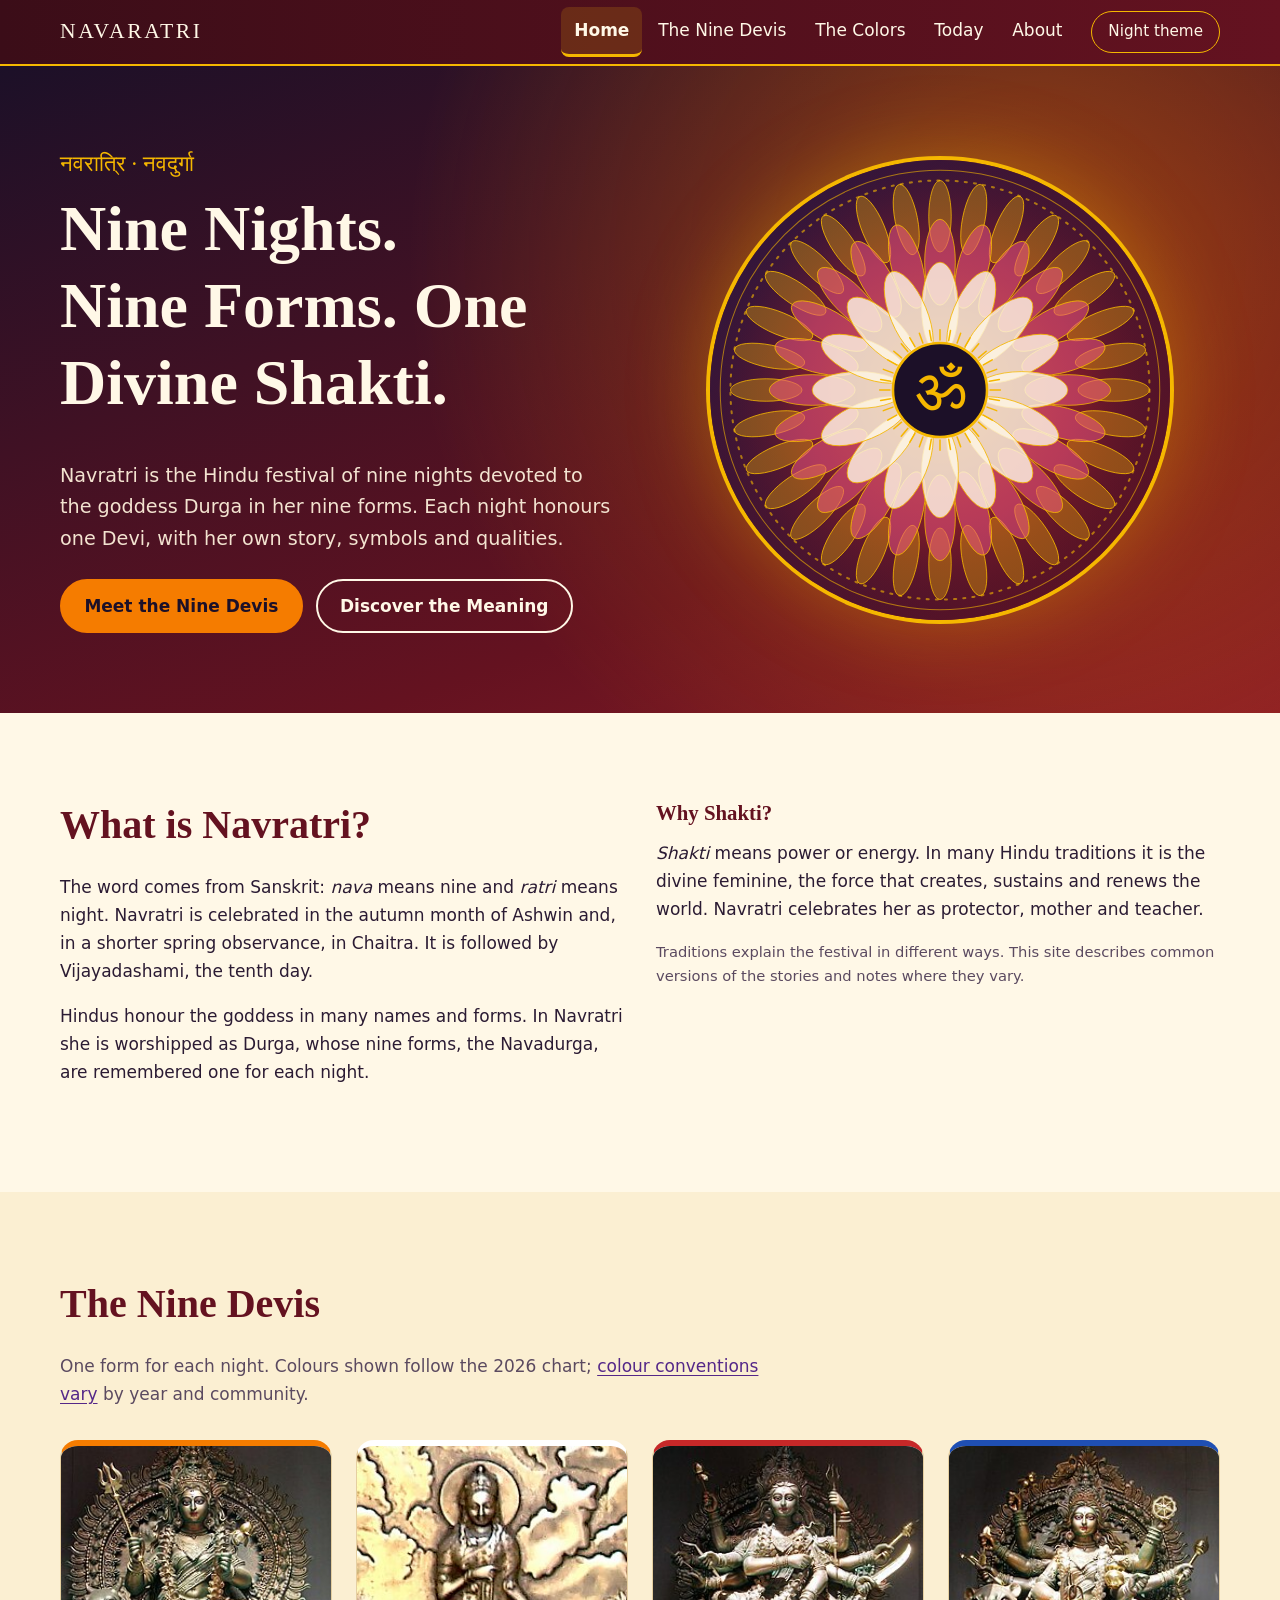
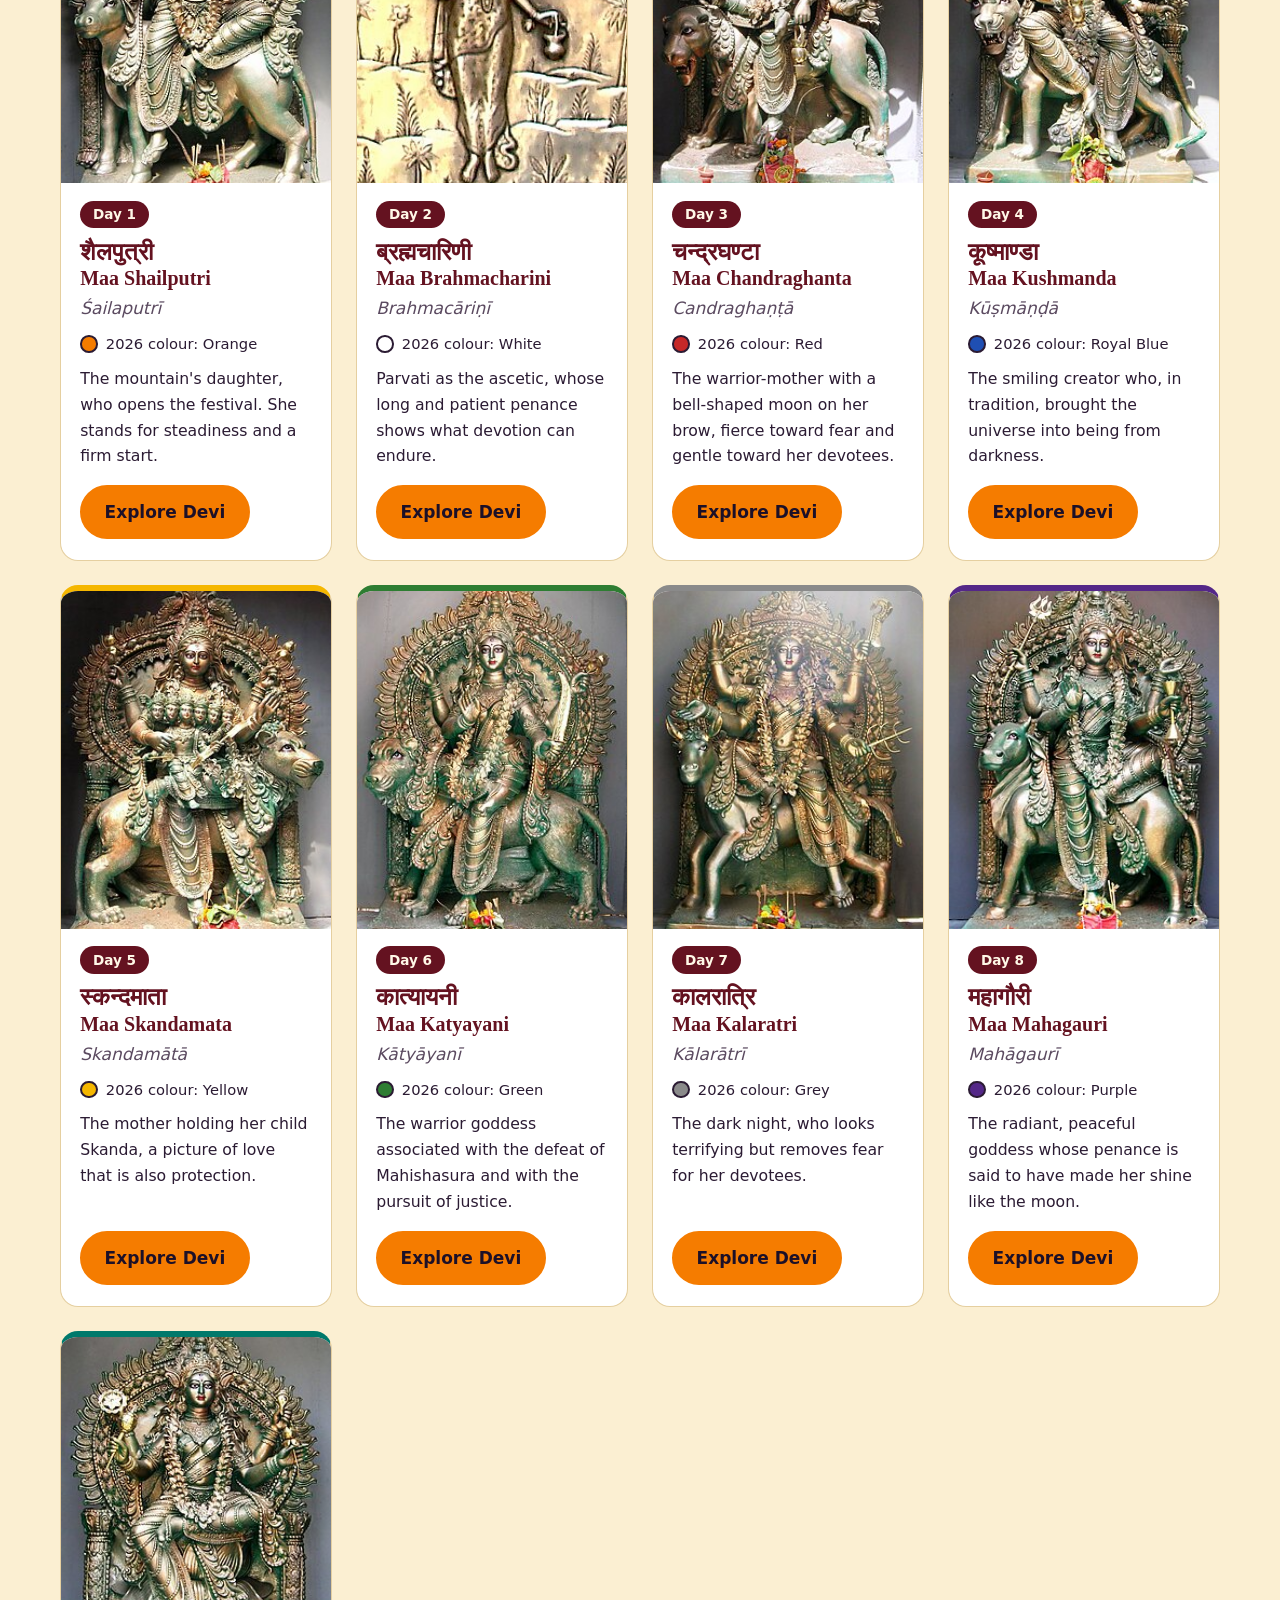
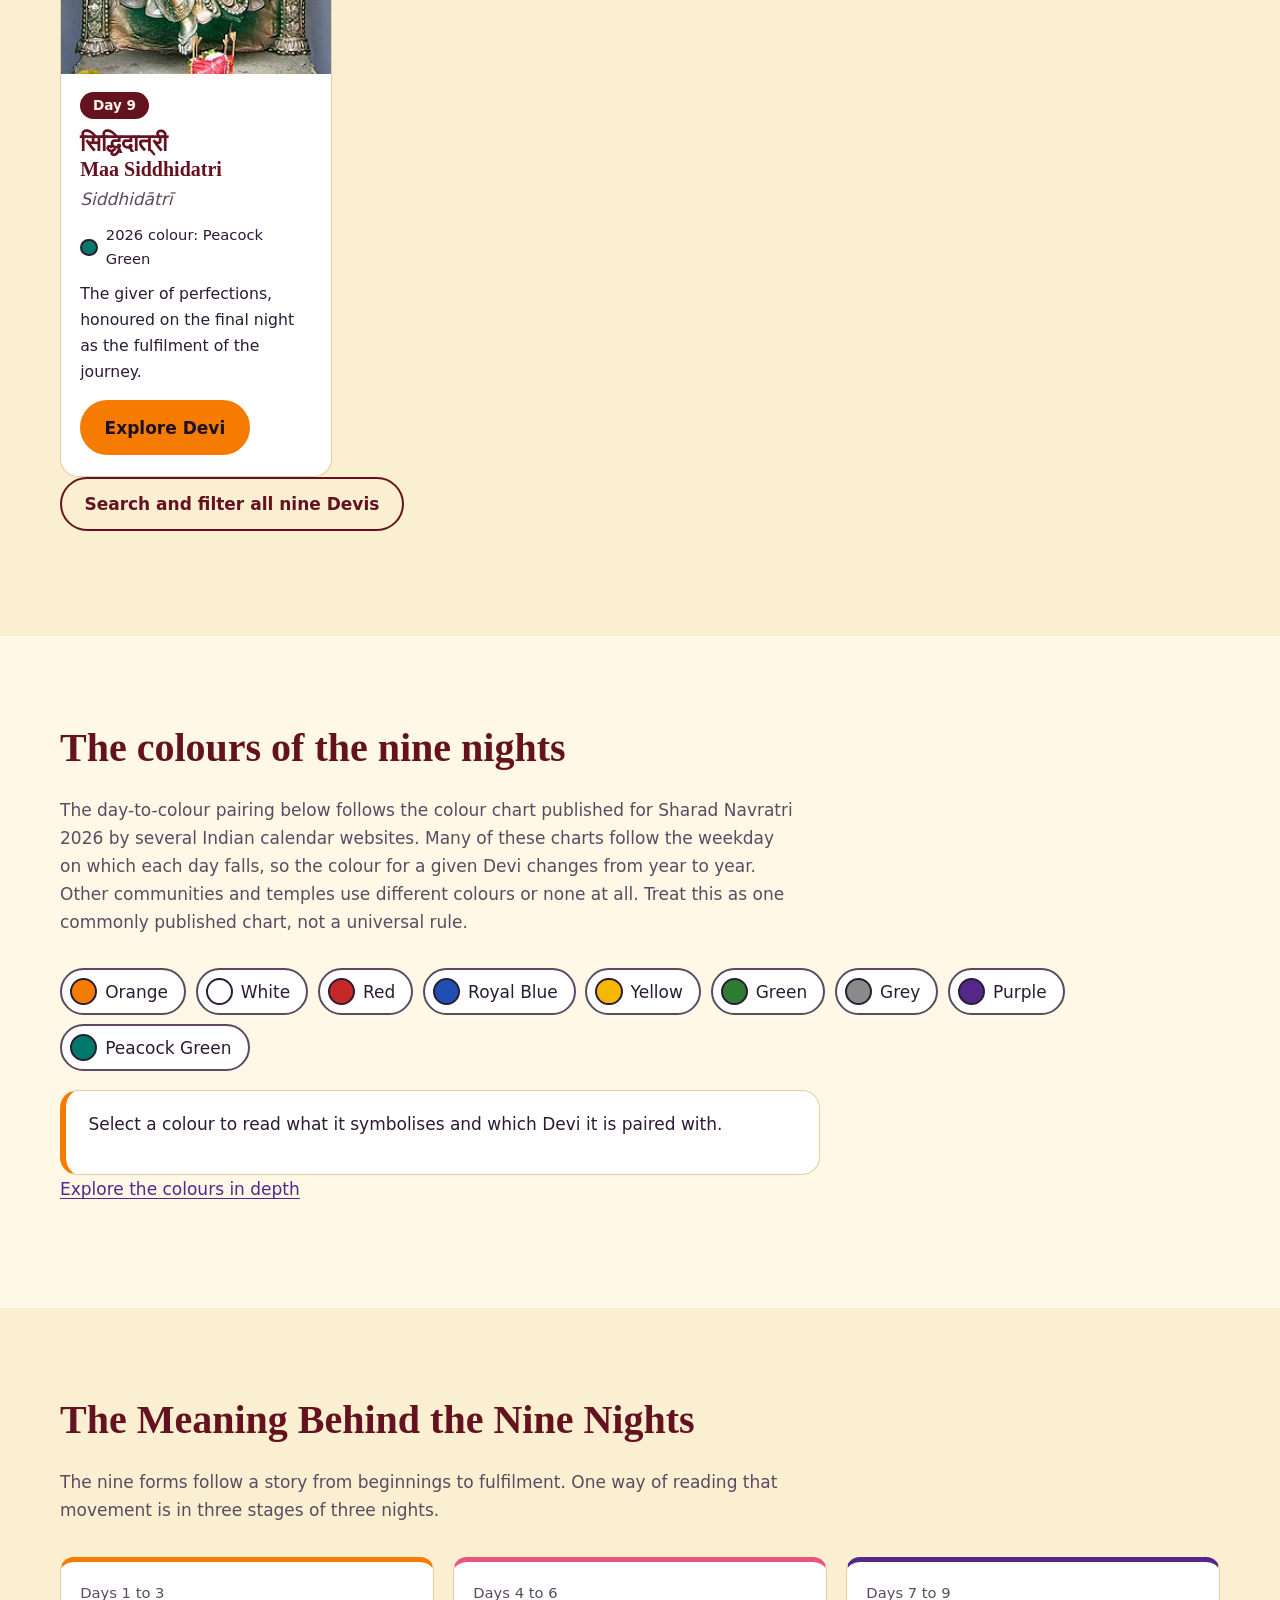
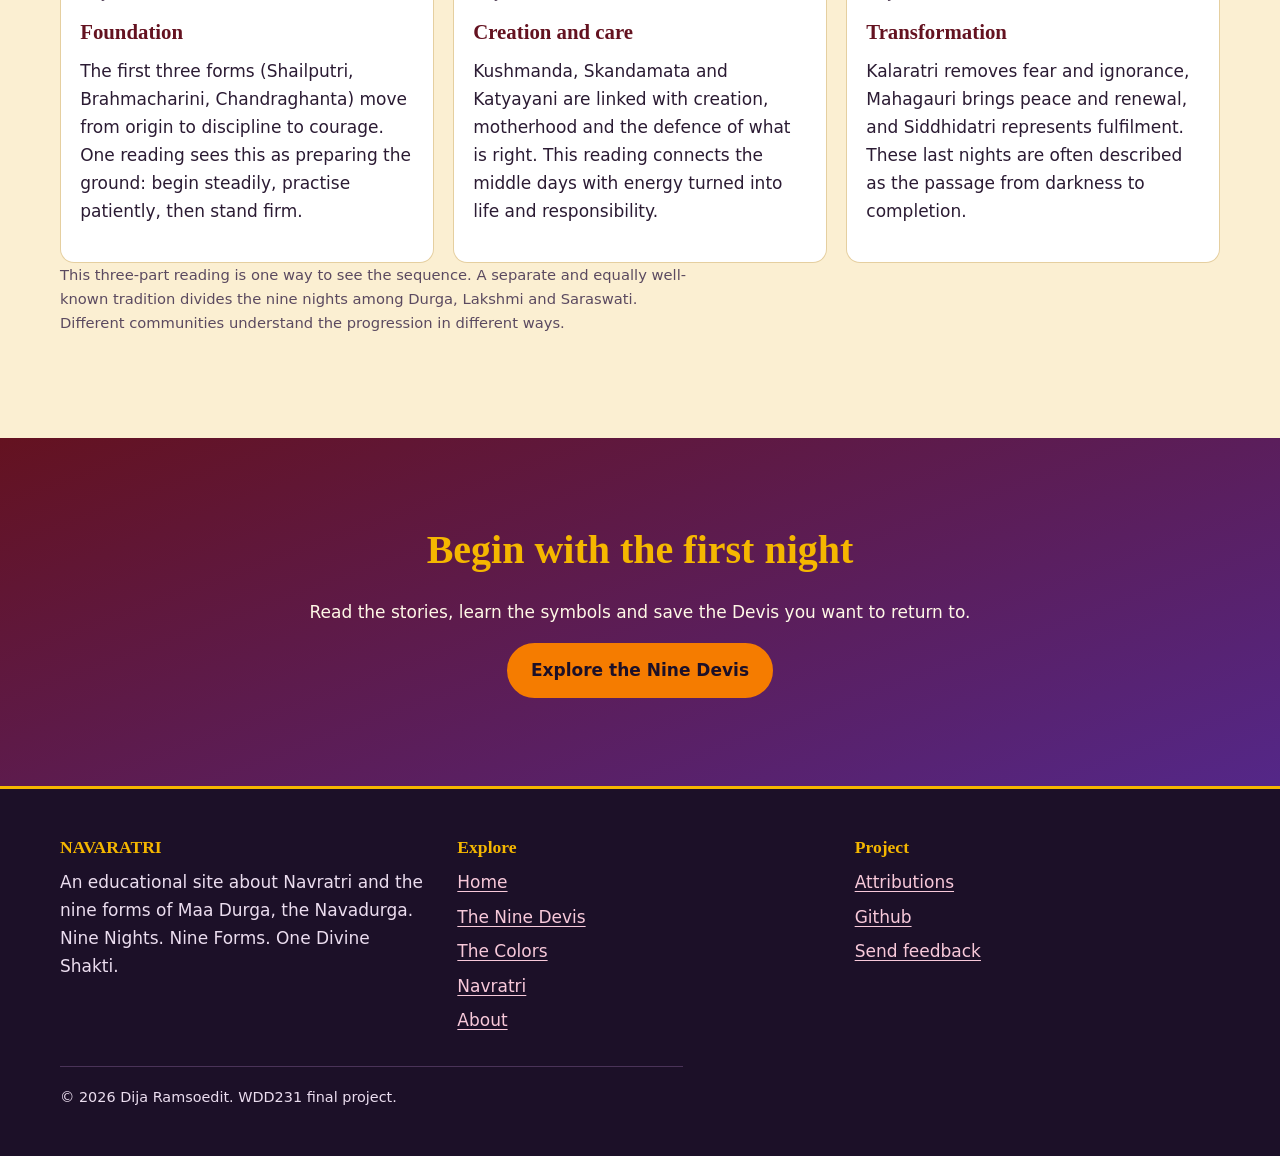
<file: index.html>
<!DOCTYPE html>
<html lang="en">
<head>
  <meta charset="utf-8">
  <meta name="viewport" content="width=device-width, initial-scale=1">
  <title>NAVARATRI | Nine Nights. Nine Forms. One Divine Shakti.</title>
  <meta name="description" content="Explore Navratri and the nine forms of Maa Durga, the Navadurga: their stories, symbols, colours and meaning.">
  <meta name="author" content="Dija Ramsoedit">
  <meta name="theme-color" content="#641220">
  <meta property="og:title" content="NAVARATRI | Nine Nights. Nine Forms. One Divine Shakti.">
  <meta property="og:description" content="Explore Navratri and the nine forms of Maa Durga, the Navadurga: their stories, symbols, colours and meaning.">
  <meta property="og:type" content="website">
  <meta property="og:image" content="images/hero-mandala.svg">
  <link rel="icon" type="image/svg+xml" href="images/hero-mandala.svg">
  <link rel="stylesheet" href="css/styles.css">
  <script>try{var t=localStorage.getItem("navaratri-theme");if(t==="night")document.documentElement.dataset.theme="night"}catch(e){}</script>
  <script type="module" src="js/main.js"></script>
</head>
<body data-page="home">
<a class="skip-link" href="#main">Skip to main content</a>
<header class="site-header">
  <div class="container header-inner">
    <a class="brand" href="index.html" aria-label="NAVARATRI home"><alt="" width="36" height="36"><span>NAVARATRI</span></a>
    <div class="header-tools">
      <button class="theme-btn" id="theme-toggle" type="button" aria-pressed="false"><span class="theme-label">Night theme</span></button>
      <button class="nav-toggle" id="nav-toggle" type="button" aria-expanded="false" aria-controls="site-nav"><span class="toggle-label">Menu</span></button>
    </div>
    <nav id="site-nav" class="site-nav" aria-label="Main"><ul><li><a href="index.html" aria-current="page">Home</a></li><li><a href="devis.html">The Nine Devis</a></li><li><a href="colors.html">The Colors</a></li><li><a href="navratri.html">Today</a></li><li><a href="about.html">About</a></li></ul></nav>
  </div>
</header>
<main id="main">

<section class="hero" aria-labelledby="hero-title">
  <div class="container hero-grid">
    <div>
      <p class="devanagari-title" lang="sa">नवरात्रि · नवदुर्गा</p>
      <h1 id="hero-title">Nine Nights. Nine Forms. One Divine Shakti.</h1>
      <p class="lead">Navratri is the Hindu festival of nine nights devoted to the goddess Durga in her nine forms. Each night honours one Devi, with her own story, symbols and qualities.</p>
      <div class="hero-actions">
        <a class="btn btn-primary" href="#devis">Meet the Nine Devis</a>
        <a class="btn btn-ghost" href="#meaning">Discover the Meaning</a>
      </div>
    </div>
    <figure class="hero-figure"><img src="images/hero-mandala.svg" alt="Golden mandala with a lotus and the sacred syllable Om on a deep violet background" width="900" height="900" fetchpriority="high"></figure>
  </div>
</section>

<section class="section" id="what-is" aria-labelledby="what-title">
  <div class="container two-col">
    <div>
      <h2 id="what-title">What is Navratri?</h2>
      <p>The word comes from Sanskrit: <em>nava</em> means nine and <em>ratri</em> means night. Navratri is celebrated in the autumn month of Ashwin and, in a shorter spring observance, in Chaitra. It is followed by Vijayadashami, the tenth day.</p>
      <p>Hindus honour the goddess in many names and forms. In Navratri she is worshipped as Durga, whose nine forms, the Navadurga, are remembered one for each night.</p>
    </div>
    <div>
      <h3>Why Shakti?</h3>
      <p><em>Shakti</em> means power or energy. In many Hindu traditions it is the divine feminine, the force that creates, sustains and renews the world. Navratri celebrates her as protector, mother and teacher.</p>
      <p class="note">Traditions explain the festival in different ways. This site describes common versions of the stories and notes where they vary.</p>
    </div>
  </div>
</section>

<section class="section alt" id="devis" aria-labelledby="devis-title">
  <div class="container">
    <div class="section-head"><h2 id="devis-title">The Nine Devis</h2>
      <p>One form for each night. Colours shown follow the 2026 chart; <a href="colors.html">colour conventions vary</a> by year and community.</p></div>
    <p id="loading" class="status" role="status">Loading the Devis…</p>
<div id="error-state" class="error-box" role="alert" hidden><p id="error-message"></p><button class="btn btn-primary" id="retry-btn" type="button">Try again</button></div>
    <div id="devi-grid" class="card-grid"></div>
    <p><a class="btn btn-ghost" href="devis.html">Search and filter all nine Devis</a></p>
  </div>
</section>

<section class="section" id="colors" aria-labelledby="colors-title">
  <div class="container">
    <div class="section-head"><h2 id="colors-title">The colours of the nine nights</h2>
      <p id="color-note"></p></div>
    <ul id="color-strip" class="chips"></ul>
    <div id="color-detail" class="detail-panel" aria-live="polite"><p>Select a colour to read what it symbolises and which Devi it is paired with.</p></div>
    <p><a href="colors.html">Explore the colours in depth</a></p>
  </div>
</section>

<section class="section alt" id="meaning" aria-labelledby="meaning-title">
  <div class="container">
    <div class="section-head"><h2 id="meaning-title">The Meaning Behind the Nine Nights</h2>
      <p>The nine forms follow a story from beginnings to fulfilment. One way of reading that movement is in three stages of three nights.</p></div>
    <div class="arc-grid" data-festival="arcs"></div>
    <p class="note" data-festival-note="arcsNote"></p>
  </div>
</section>

<section class="section cta" aria-labelledby="cta-title">
  <div class="container">
    <h2 id="cta-title">Begin with the first night</h2>
    <p>Read the stories, learn the symbols and save the Devis you want to return to.</p>
    <a class="btn btn-primary" href="devis.html">Explore the Nine Devis</a>
  </div>
</section>
</main>
<footer class="site-footer">
  <div class="container">
    <div class="footer-grid">
      <div><h2>NAVARATRI</h2><p>An educational site about Navratri and the nine forms of Maa Durga, the Navadurga. Nine Nights. Nine Forms. One Divine Shakti.</p></div>
      <div><h2>Explore</h2><ul><li><a href="index.html">Home</a></li><li><a href="devis.html">The Nine Devis</a></li><li><a href="colors.html">The Colors</a></li><li><a href="navratri.html">Navratri</a></li><li><a href="about.html">About</a></li></ul></div>
      <div><h2>Project</h2><ul><li><a href="attributions.html">Attributions</a></li><li><a href="https://github.com/D23RAM" data-video-link>Github</a></li><li><a href="about.html#feedback">Send feedback</a></li></ul></div>
    </div>
    <p class="copyright">&copy; 2026 Dija Ramsoedit. WDD231 final project.</p>
  </div>
</footer>
</body>
</html>
</file>
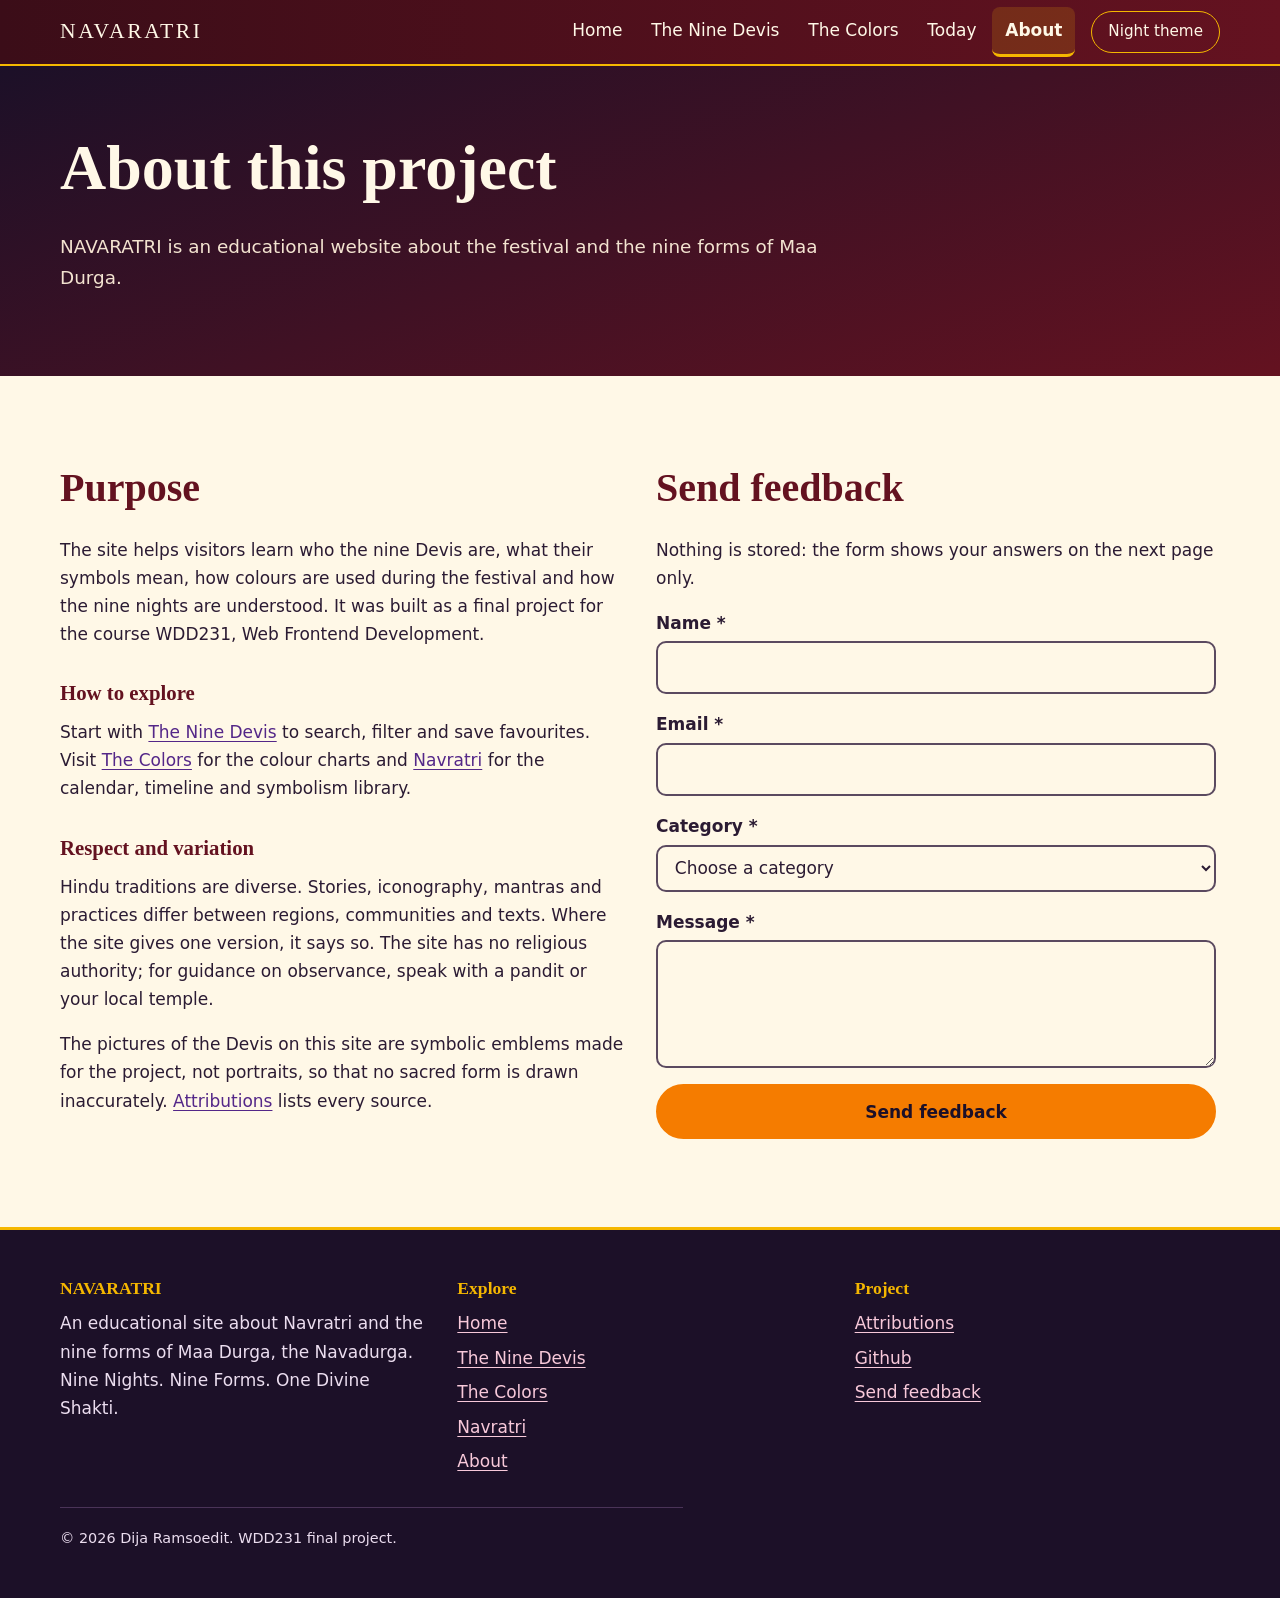
<file: about.html>
<!DOCTYPE html>
<html lang="en">
<head>
  <meta charset="utf-8">
  <meta name="viewport" content="width=device-width, initial-scale=1">
  <title>About this project | NAVARATRI</title>
  <meta name="description" content="Why this Navratri education site exists, how to explore it, and how interpretations vary across Hindu traditions.">
  <meta name="author" content="Dija Ramsoedit">
  <meta name="theme-color" content="#641220">
  <meta property="og:title" content="About this project | NAVARATRI">
  <meta property="og:description" content="Why this Navratri education site exists, how to explore it, and how interpretations vary across Hindu traditions.">
  <meta property="og:type" content="website">
  <meta property="og:image" content="images/hero-mandala.svg">

  <link rel="icon" type="image/svg+xml" href="images/hero-mandala.svg">
  <link rel="stylesheet" href="css/styles.css">
  <script>try{var t=localStorage.getItem("navaratri-theme");if(t==="night")document.documentElement.dataset.theme="night"}catch(e){}</script>
  <script type="module" src="js/main.js"></script>
</head>
<body data-page="about">
<a class="skip-link" href="#main">Skip to main content</a>
<header class="site-header">
  <div class="container header-inner">
    <a class="brand" href="index.html" aria-label="NAVARATRI home"><alt="" width="36" height="36"><span>NAVARATRI</span></a>
    <div class="header-tools">
      <button class="theme-btn" id="theme-toggle" type="button" aria-pressed="false"><span class="theme-label">Night theme</span></button>
      <button class="nav-toggle" id="nav-toggle" type="button" aria-expanded="false" aria-controls="site-nav"><span class="toggle-label">Menu</span></button>
    </div>
    <nav id="site-nav" class="site-nav" aria-label="Main"><ul><li><a href="index.html">Home</a></li><li><a href="devis.html">The Nine Devis</a></li><li><a href="colors.html">The Colors</a></li><li><a href="navratri.html">Today</a></li><li><a href="about.html" aria-current="page">About</a></li></ul></nav>
  </div>
</header>
<main id="main">
<section class="page-hero"><div class="container"><h1>About this project</h1><p>NAVARATRI is an educational website about the festival and the nine forms of Maa Durga.</p></div></section>

<section class="section">
  <div class="container two-col">
    <div class="prose">
      <h2>Purpose</h2>
      <p>The site helps visitors learn who the nine Devis are, what their symbols mean, how colours are used during the festival and how the nine nights are understood. It was built as a final project for the course WDD231, Web Frontend Development.</p>
      <h3>How to explore</h3>
      <p>Start with <a href="devis.html">The Nine Devis</a> to search, filter and save favourites. Visit <a href="colors.html">The Colors</a> for the colour charts and <a href="navratri.html">Navratri</a> for the calendar, timeline and symbolism library.</p>
      <h3>Respect and variation</h3>
      <p>Hindu traditions are diverse. Stories, iconography, mantras and practices differ between regions, communities and texts. Where the site gives one version, it says so. The site has no religious authority; for guidance on observance, speak with a pandit or your local temple.</p>
      <p>The pictures of the Devis on this site are symbolic emblems made for the project, not portraits, so that no sacred form is drawn inaccurately. <a href="attributions.html">Attributions</a> lists every source.</p>
      

    </div>
    <div id="feedback">
      <h2>Send feedback</h2>
      <p>Nothing is stored: the form shows your answers on the next page only.</p>
      <div id="form-errors" role="alert" hidden></div>
      <form id="feedback-form" class="feedback-form" novalidate action="form-action.html" method="get">
        <div class="field"><label for="fb-name">Name *</label><input id="fb-name" name="name" type="text" required autocomplete="name"></div>
        <div class="field"><label for="fb-email">Email *</label><input id="fb-email" name="email" type="email" required autocomplete="email"></div>
        <div class="field"><label for="fb-category">Category *</label>
          <select id="fb-category" name="category" required>
            <option value="">Choose a category</option><option>Content correction</option><option>Design or accessibility</option><option>Suggestion</option><option>Other</option>
          </select></div>
        <div class="field"><label for="fb-message">Message *</label><textarea id="fb-message" name="message" required minlength="10"></textarea></div>
        <button class="btn btn-primary" type="submit">Send feedback</button>
      </form>
    </div>
  </div>
</section>
</main>
<footer class="site-footer">
  <div class="container">
    <div class="footer-grid">
      <div><h2>NAVARATRI</h2><p>An educational site about Navratri and the nine forms of Maa Durga, the Navadurga. Nine Nights. Nine Forms. One Divine Shakti.</p></div>
      <div><h2>Explore</h2><ul><li><a href="index.html">Home</a></li><li><a href="devis.html">The Nine Devis</a></li><li><a href="colors.html">The Colors</a></li><li><a href="navratri.html">Navratri</a></li><li><a href="about.html">About</a></li></ul></div>
      <div><h2>Project</h2><ul><li><a href="attributions.html">Attributions</a></li><li><a href="https://github.com/D23RAM" data-video-link>Github</a></li><li><a href="about.html#feedback">Send feedback</a></li></ul></div>
    </div>
    <p class="copyright">&copy; 2026 Dija Ramsoedit. WDD231 final project.</p>
  </div>
</footer>
</body>
</html>
</file>
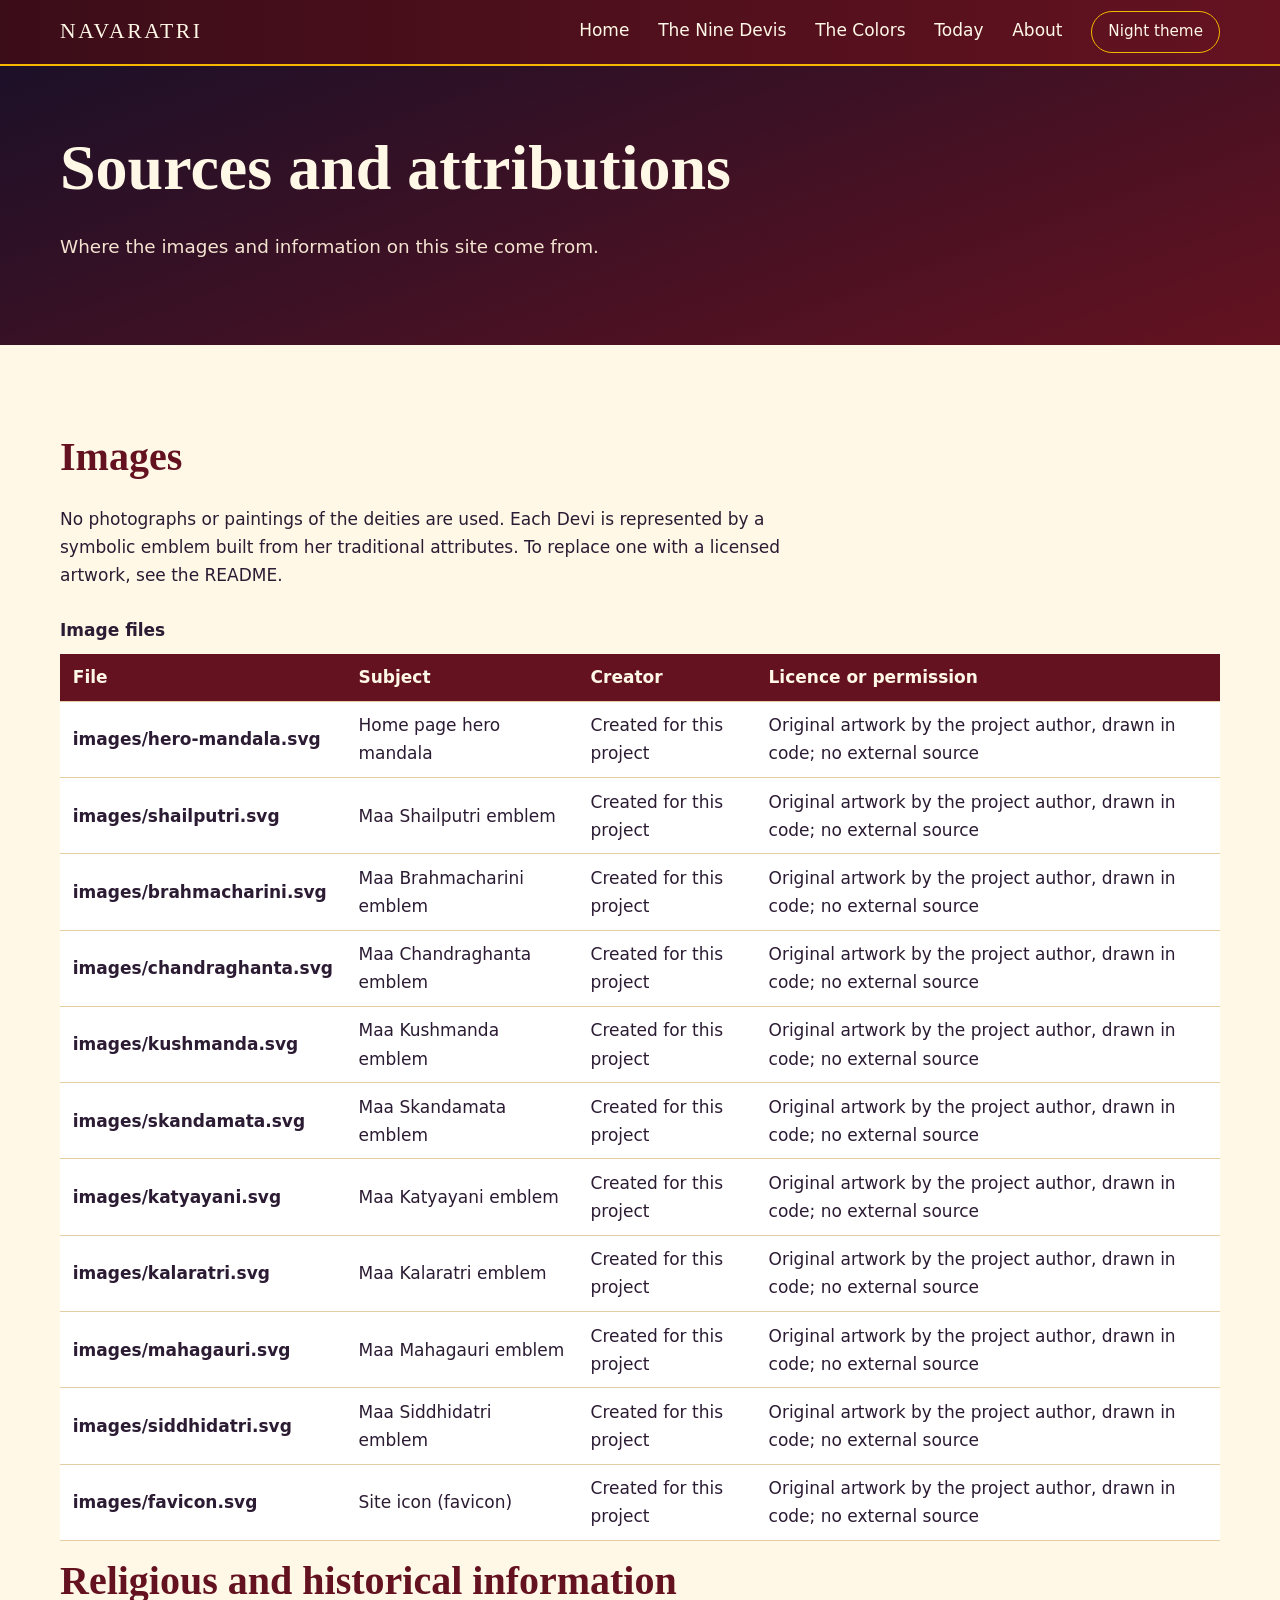
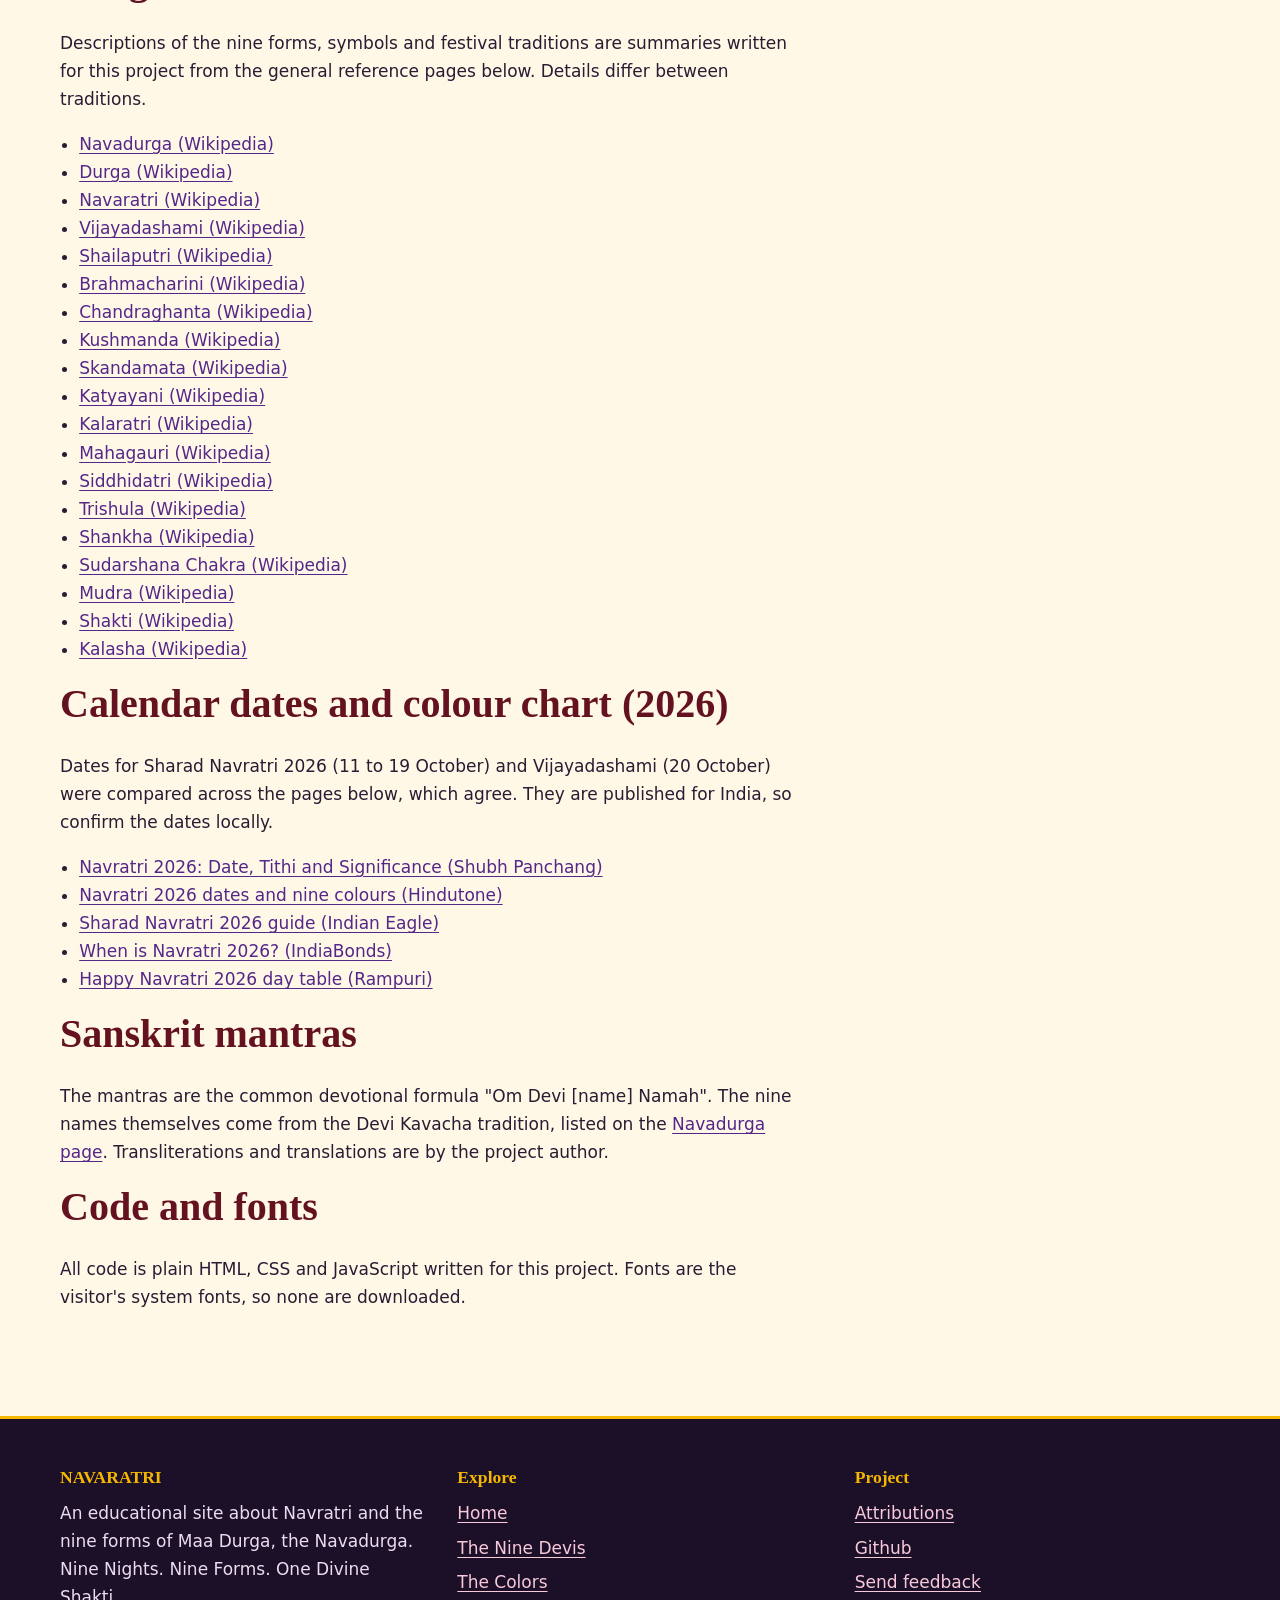
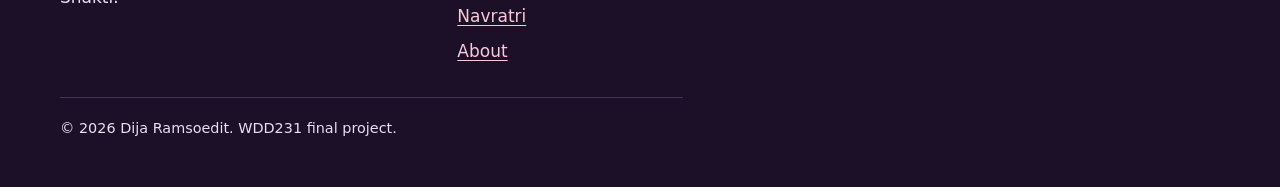
<file: attributions.html>
<!DOCTYPE html>
<html lang="en">
<head>
  <meta charset="utf-8">
  <meta name="viewport" content="width=device-width, initial-scale=1">
  <title>Sources and attributions | NAVARATRI</title>
  <meta name="description" content="Images, religious information, calendar dates and mantras used on the NAVARATRI site, with their sources.">
  <meta name="author" content="Dija Ramsoedit">
  <meta name="theme-color" content="#641220">
  <meta property="og:title" content="Sources and attributions | NAVARATRI">
  <meta property="og:description" content="Images, religious information, calendar dates and mantras used on the NAVARATRI site, with their sources.">
  <meta property="og:type" content="website">
  <meta property="og:image" content="images/hero-mandala.svg">
  <link rel="icon" type="image/svg+xml" href="favicon.svg">
  <link rel="stylesheet" href="css/styles.css">
  <script>try{var t=localStorage.getItem("navaratri-theme");if(t==="night")document.documentElement.dataset.theme="night"}catch(e){}</script>
  <script type="module" src="js/main.js"></script>
</head>
<body data-page="attributions">
<a class="skip-link" href="#main">Skip to main content</a>
<header class="site-header">
  <div class="container header-inner">
    <a class="brand" href="index.html" aria-label="NAVARATRI home"><alt="" width="36" height="36"><span>NAVARATRI</span></a>
    <div class="header-tools">
      <button class="theme-btn" id="theme-toggle" type="button" aria-pressed="false"><span class="theme-label">Night theme</span></button>
      <button class="nav-toggle" id="nav-toggle" type="button" aria-expanded="false" aria-controls="site-nav"><span class="toggle-label">Menu</span></button>
    </div>
    <nav id="site-nav" class="site-nav" aria-label="Main"><ul><li><a href="index.html">Home</a></li><li><a href="devis.html">The Nine Devis</a></li><li><a href="colors.html">The Colors</a></li><li><a href="navratri.html">Today</a></li><li><a href="about.html">About</a></li></ul></nav>
  </div>
</header>
<main id="main">
<section class="page-hero"><div class="container"><h1>Sources and attributions</h1><p>Where the images and information on this site come from.</p></div></section>

<section class="section"><div class="container prose">
  <h2>Images</h2>
  <p>No photographs or paintings of the deities are used. Each Devi is represented by a symbolic emblem built from her traditional attributes. To replace one with a licensed artwork, see the README.</p>
  <div class="table-wrap"><table><caption>Image files</caption><thead><tr><th scope="col">File</th><th scope="col">Subject</th><th scope="col">Creator</th><th scope="col">Licence or permission</th></tr></thead><tbody><tr><th scope="row">images/hero-mandala.svg</th><td>Home page hero mandala</td><td>Created for this project</td><td>Original artwork by the project author, drawn in code; no external source</td></tr><tr><th scope="row">images/shailputri.svg</th><td>Maa Shailputri emblem</td><td>Created for this project</td><td>Original artwork by the project author, drawn in code; no external source</td></tr><tr><th scope="row">images/brahmacharini.svg</th><td>Maa Brahmacharini emblem</td><td>Created for this project</td><td>Original artwork by the project author, drawn in code; no external source</td></tr><tr><th scope="row">images/chandraghanta.svg</th><td>Maa Chandraghanta emblem</td><td>Created for this project</td><td>Original artwork by the project author, drawn in code; no external source</td></tr><tr><th scope="row">images/kushmanda.svg</th><td>Maa Kushmanda emblem</td><td>Created for this project</td><td>Original artwork by the project author, drawn in code; no external source</td></tr><tr><th scope="row">images/skandamata.svg</th><td>Maa Skandamata emblem</td><td>Created for this project</td><td>Original artwork by the project author, drawn in code; no external source</td></tr><tr><th scope="row">images/katyayani.svg</th><td>Maa Katyayani emblem</td><td>Created for this project</td><td>Original artwork by the project author, drawn in code; no external source</td></tr><tr><th scope="row">images/kalaratri.svg</th><td>Maa Kalaratri emblem</td><td>Created for this project</td><td>Original artwork by the project author, drawn in code; no external source</td></tr><tr><th scope="row">images/mahagauri.svg</th><td>Maa Mahagauri emblem</td><td>Created for this project</td><td>Original artwork by the project author, drawn in code; no external source</td></tr><tr><th scope="row">images/siddhidatri.svg</th><td>Maa Siddhidatri emblem</td><td>Created for this project</td><td>Original artwork by the project author, drawn in code; no external source</td></tr><tr><th scope="row">images/favicon.svg</th><td>Site icon (favicon)</td><td>Created for this project</td><td>Original artwork by the project author, drawn in code; no external source</td></tr></tbody></table></div>

  <h2>Religious and historical information</h2>
  <p>Descriptions of the nine forms, symbols and festival traditions are summaries written for this project from the general reference pages below. Details differ between traditions.</p>
  <ul class="plain-list">
    <li><a href="https://en.wikipedia.org/wiki/Navadurga" target="_blank" rel="noopener noreferrer">Navadurga (Wikipedia)<span class="visually-hidden"> (opens in a new tab)</span></a></li>
    <li><a href="https://en.wikipedia.org/wiki/Durga" target="_blank" rel="noopener noreferrer">Durga (Wikipedia)<span class="visually-hidden"> (opens in a new tab)</span></a></li>
    <li><a href="https://en.wikipedia.org/wiki/Navaratri" target="_blank" rel="noopener noreferrer">Navaratri (Wikipedia)<span class="visually-hidden"> (opens in a new tab)</span></a></li>
    <li><a href="https://en.wikipedia.org/wiki/Vijayadashami" target="_blank" rel="noopener noreferrer">Vijayadashami (Wikipedia)<span class="visually-hidden"> (opens in a new tab)</span></a></li>
    <li><a href="https://en.wikipedia.org/wiki/Shailaputri" target="_blank" rel="noopener noreferrer">Shailaputri (Wikipedia)<span class="visually-hidden"> (opens in a new tab)</span></a></li>
    <li><a href="https://en.wikipedia.org/wiki/Brahmacharini" target="_blank" rel="noopener noreferrer">Brahmacharini (Wikipedia)<span class="visually-hidden"> (opens in a new tab)</span></a></li>
    <li><a href="https://en.wikipedia.org/wiki/Chandraghanta" target="_blank" rel="noopener noreferrer">Chandraghanta (Wikipedia)<span class="visually-hidden"> (opens in a new tab)</span></a></li>
    <li><a href="https://en.wikipedia.org/wiki/Kushmanda" target="_blank" rel="noopener noreferrer">Kushmanda (Wikipedia)<span class="visually-hidden"> (opens in a new tab)</span></a></li>
    <li><a href="https://en.wikipedia.org/wiki/Skandamata" target="_blank" rel="noopener noreferrer">Skandamata (Wikipedia)<span class="visually-hidden"> (opens in a new tab)</span></a></li>
    <li><a href="https://en.wikipedia.org/wiki/Katyayani" target="_blank" rel="noopener noreferrer">Katyayani (Wikipedia)<span class="visually-hidden"> (opens in a new tab)</span></a></li>
    <li><a href="https://en.wikipedia.org/wiki/Kalaratri" target="_blank" rel="noopener noreferrer">Kalaratri (Wikipedia)<span class="visually-hidden"> (opens in a new tab)</span></a></li>
    <li><a href="https://en.wikipedia.org/wiki/Mahagauri" target="_blank" rel="noopener noreferrer">Mahagauri (Wikipedia)<span class="visually-hidden"> (opens in a new tab)</span></a></li>
    <li><a href="https://en.wikipedia.org/wiki/Siddhidatri" target="_blank" rel="noopener noreferrer">Siddhidatri (Wikipedia)<span class="visually-hidden"> (opens in a new tab)</span></a></li>
    <li><a href="https://en.wikipedia.org/wiki/Trishula" target="_blank" rel="noopener noreferrer">Trishula (Wikipedia)<span class="visually-hidden"> (opens in a new tab)</span></a></li>
    <li><a href="https://en.wikipedia.org/wiki/Shankha" target="_blank" rel="noopener noreferrer">Shankha (Wikipedia)<span class="visually-hidden"> (opens in a new tab)</span></a></li>
    <li><a href="https://en.wikipedia.org/wiki/Sudarshana_Chakra" target="_blank" rel="noopener noreferrer">Sudarshana Chakra (Wikipedia)<span class="visually-hidden"> (opens in a new tab)</span></a></li>
    <li><a href="https://en.wikipedia.org/wiki/Mudra" target="_blank" rel="noopener noreferrer">Mudra (Wikipedia)<span class="visually-hidden"> (opens in a new tab)</span></a></li>
    <li><a href="https://en.wikipedia.org/wiki/Shakti" target="_blank" rel="noopener noreferrer">Shakti (Wikipedia)<span class="visually-hidden"> (opens in a new tab)</span></a></li>
    <li><a href="https://en.wikipedia.org/wiki/Kalasha" target="_blank" rel="noopener noreferrer">Kalasha (Wikipedia)<span class="visually-hidden"> (opens in a new tab)</span></a></li>
  </ul>

  <h2>Calendar dates and colour chart (2026)</h2>
  <p>Dates for Sharad Navratri 2026 (11 to 19 October) and Vijayadashami (20 October) were compared across the pages below, which agree. They are published for India, so confirm the dates locally.</p>
  <ul class="plain-list">
    <li><a href="https://shubhpanchang.com/festivals/navaratri-prarambh" target="_blank" rel="noopener noreferrer">Navratri 2026: Date, Tithi and Significance (Shubh Panchang)<span class="visually-hidden"> (opens in a new tab)</span></a></li>
    <li><a href="https://hindutone.com/festivals/navratri-2026-dates-ghatasthapana-puja-vidhi/" target="_blank" rel="noopener noreferrer">Navratri 2026 dates and nine colours (Hindutone)<span class="visually-hidden"> (opens in a new tab)</span></a></li>
    <li><a href="https://www.indianeagle.com/traveldiary/sharad-navratri-2026-dates-puja-rituals-fasting-colours/" target="_blank" rel="noopener noreferrer">Sharad Navratri 2026 guide (Indian Eagle)<span class="visually-hidden"> (opens in a new tab)</span></a></li>
    <li><a href="https://www.indiabonds.com/kuchbhi/when-is-navratri-2026/" target="_blank" rel="noopener noreferrer">When is Navratri 2026? (IndiaBonds)<span class="visually-hidden"> (opens in a new tab)</span></a></li>
    <li><a href="https://rampuri.com/happy-navratri/" target="_blank" rel="noopener noreferrer">Happy Navratri 2026 day table (Rampuri)<span class="visually-hidden"> (opens in a new tab)</span></a></li>
  </ul>

  <h2>Sanskrit mantras</h2>
  <p>The mantras are the common devotional formula "Om Devi [name] Namah". The nine names themselves come from the Devi Kavacha tradition, listed on the <a href="https://en.wikipedia.org/wiki/Navadurga" target="_blank" rel="noopener noreferrer">Navadurga page<span class="visually-hidden"> (opens in a new tab)</span></a>. Transliterations and translations are by the project author.</p>

  <h2>Code and fonts</h2>
  <p>All code is plain HTML, CSS and JavaScript written for this project. Fonts are the visitor's system fonts, so none are downloaded.</p>
</div></section>
</main>
<footer class="site-footer">
  <div class="container">
    <div class="footer-grid">
      <div><h2>NAVARATRI</h2><p>An educational site about Navratri and the nine forms of Maa Durga, the Navadurga. Nine Nights. Nine Forms. One Divine Shakti.</p></div>
      <div><h2>Explore</h2><ul><li><a href="index.html">Home</a></li><li><a href="devis.html">The Nine Devis</a></li><li><a href="colors.html">The Colors</a></li><li><a href="navratri.html">Navratri</a></li><li><a href="about.html">About</a></li></ul></div>
      <div><h2>Project</h2><ul><li><a href="attributions.html">Attributions</a></li><li><a href="https://github.com/D23RAM" data-video-link>Github</a></li><li><a href="about.html#feedback">Send feedback</a></li></ul></div>
    </div>
    <p class="copyright">&copy; 2026 Dija Ramsoedit. WDD231 final project.</p>
  </div>
</footer>
</body>
</html>
</file>
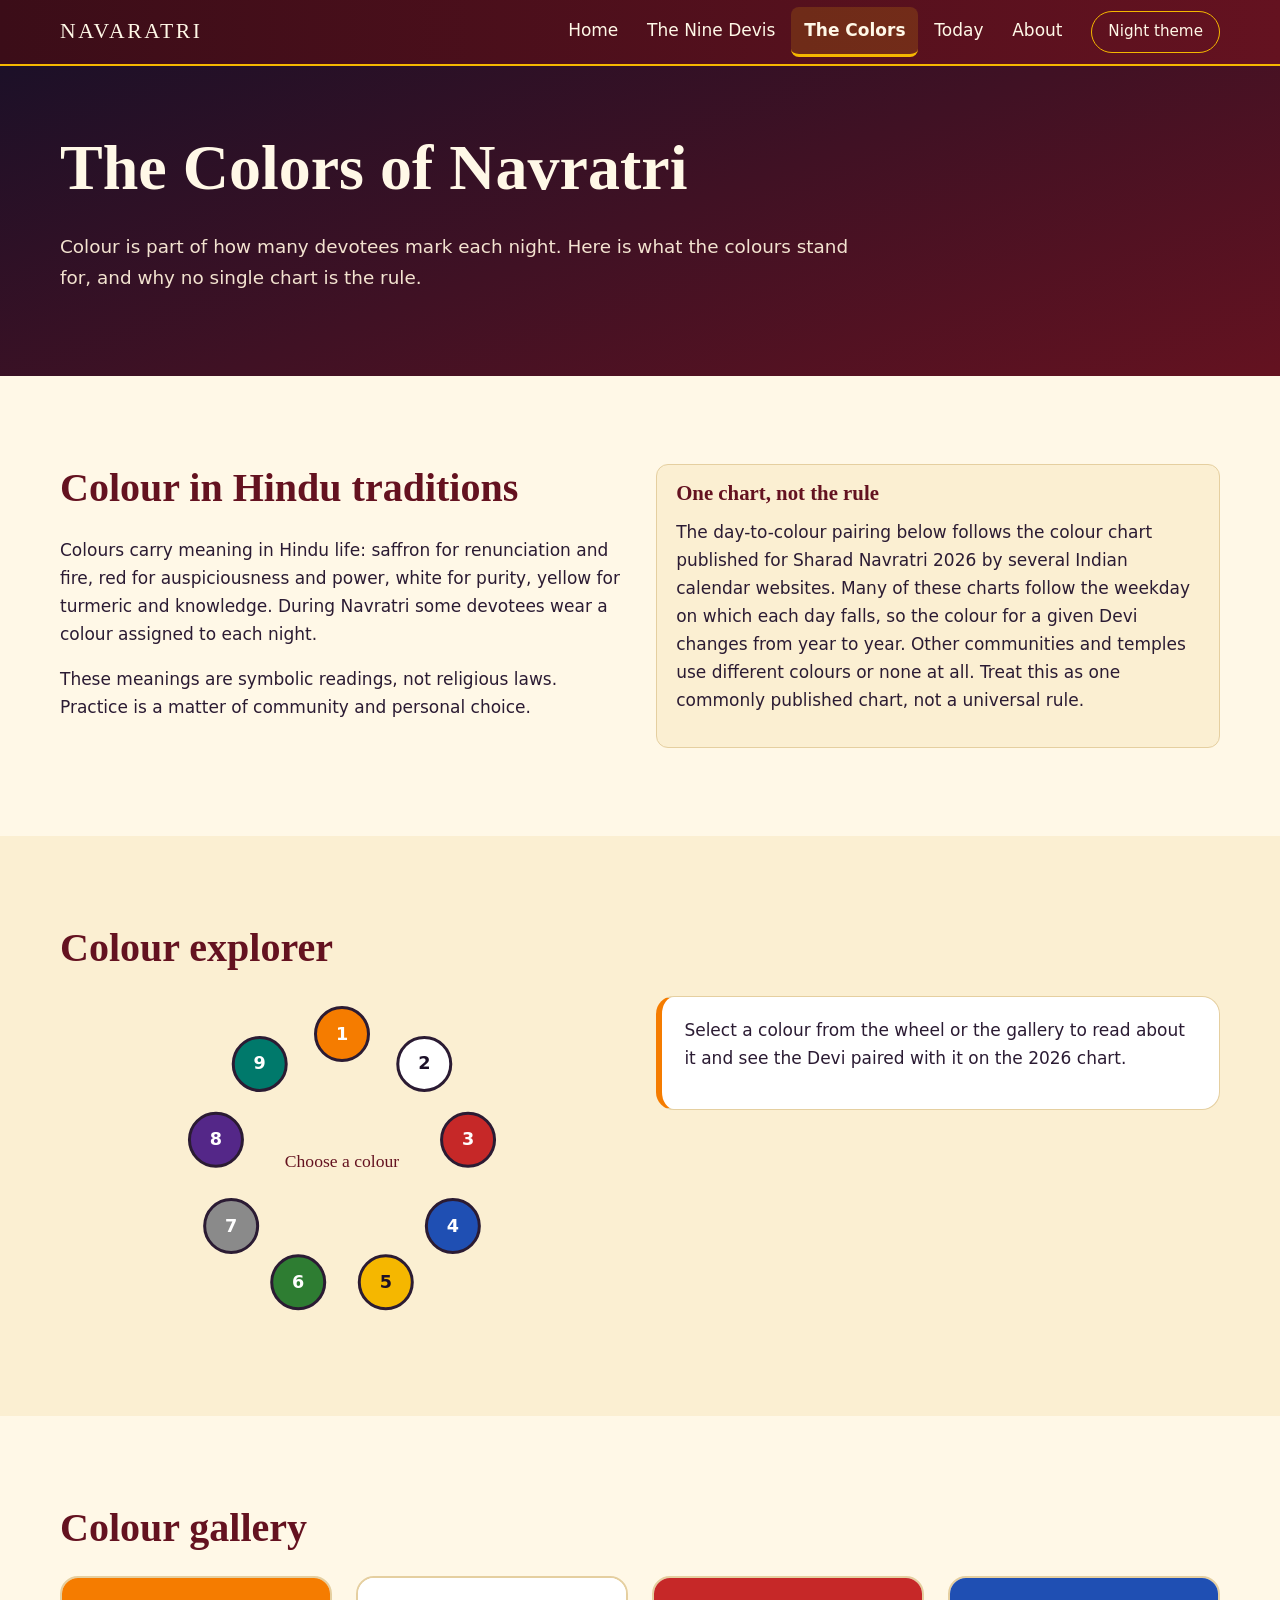
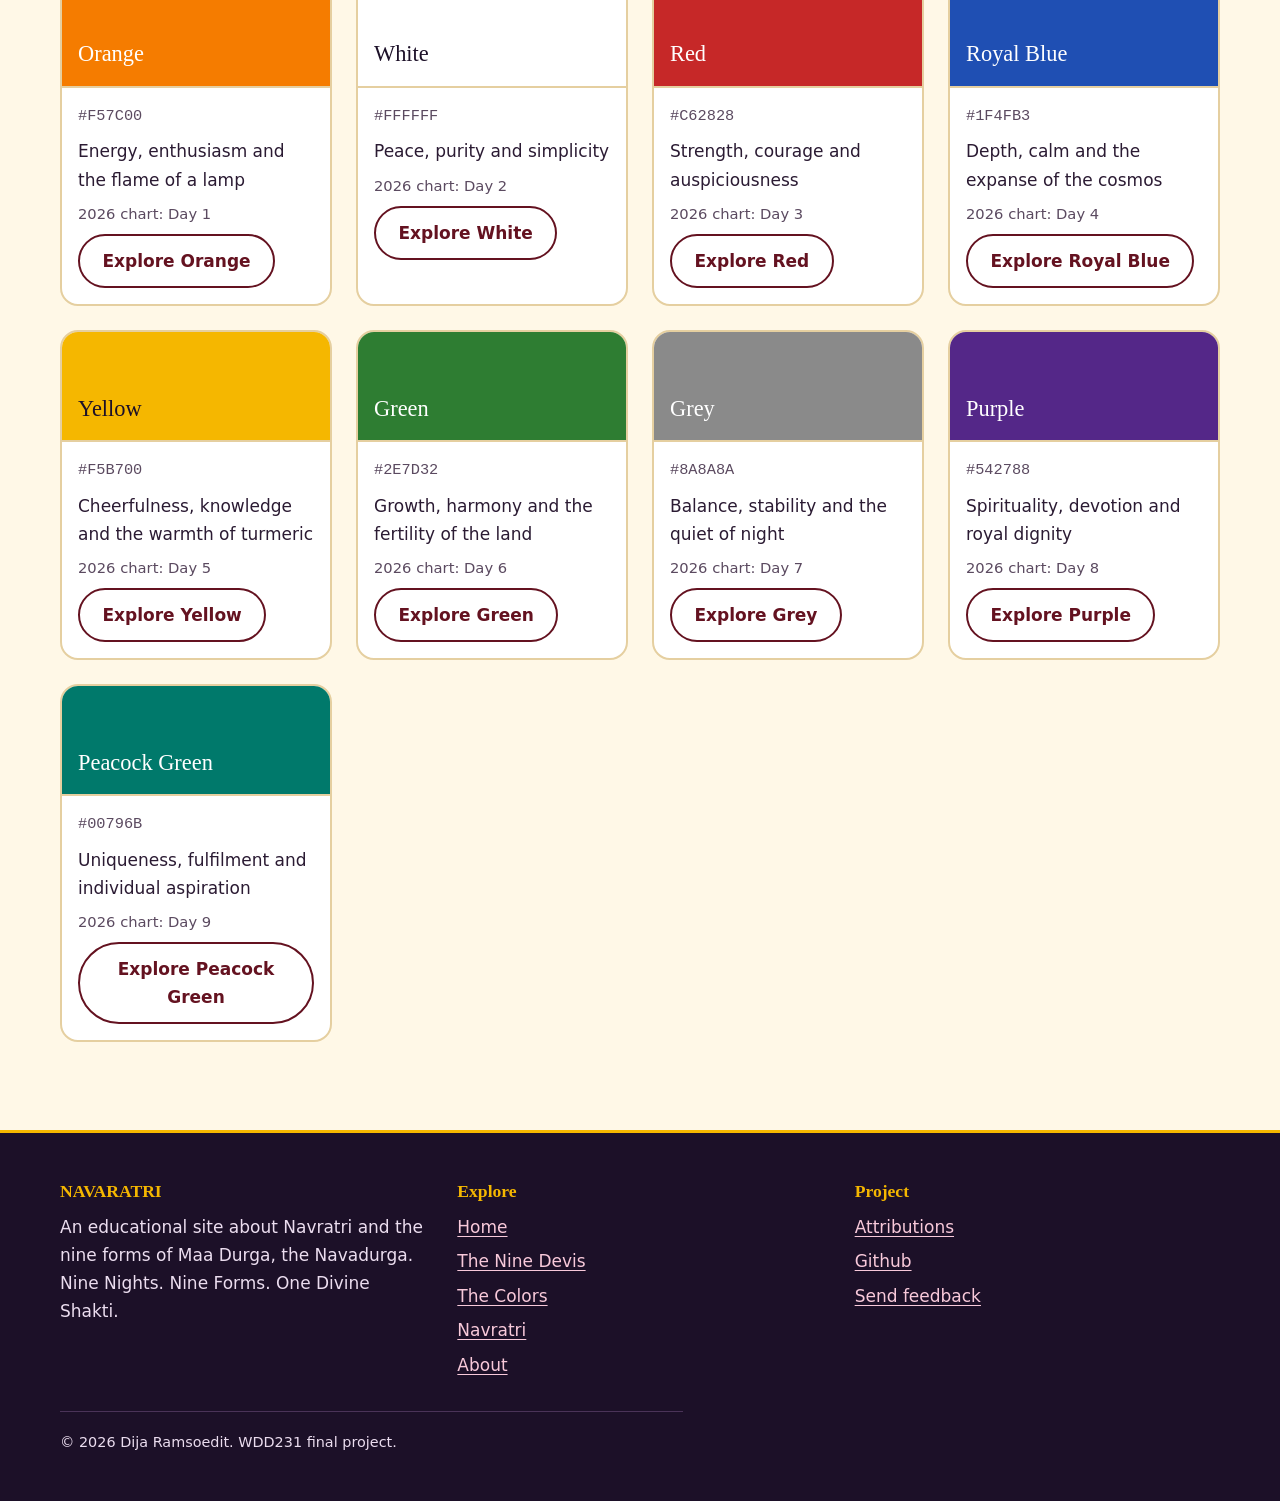
<file: colors.html>
<!DOCTYPE html>
<html lang="en">
<head>
  <meta charset="utf-8">
  <meta name="viewport" content="width=device-width, initial-scale=1">
  <title>The Colors of Navratri | NAVARATRI</title>
  <meta name="description" content="Explore the colours associated with the nine nights of Navratri, what they symbolise, and why charts differ by year and tradition.">
  <meta name="author" content="Dija Ramsoedit">
  <meta name="theme-color" content="#641220">
  <meta property="og:title" content="The Colors of Navratri | NAVARATRI">
  <meta property="og:description" content="Explore the colours associated with the nine nights of Navratri, what they symbolise, and why charts differ by year and tradition.">
  <meta property="og:type" content="website">
  <meta property="og:image" content="images/hero-mandala.svg">
  <link rel="icon" type="image/svg+xml" href="favicon.svg">
  <link rel="stylesheet" href="css/styles.css">
  <script>try{var t=localStorage.getItem("navaratri-theme");if(t==="night")document.documentElement.dataset.theme="night"}catch(e){}</script>
  <script type="module" src="js/main.js"></script>
</head>
<body data-page="colors">
<a class="skip-link" href="#main">Skip to main content</a>
<header class="site-header">
  <div class="container header-inner">
    <a class="brand" href="index.html" aria-label="NAVARATRI home"><alt="" width="36" height="36"><span>NAVARATRI</span></a>
    <div class="header-tools">
      <button class="theme-btn" id="theme-toggle" type="button" aria-pressed="false"><span class="theme-label">Night theme</span></button>
      <button class="nav-toggle" id="nav-toggle" type="button" aria-expanded="false" aria-controls="site-nav"><span class="toggle-label">Menu</span></button>
    </div>
    <nav id="site-nav" class="site-nav" aria-label="Main"><ul><li><a href="index.html">Home</a></li><li><a href="devis.html">The Nine Devis</a></li><li><a href="colors.html" aria-current="page">The Colors</a></li><li><a href="navratri.html">Today</a></li><li><a href="about.html">About</a></li></ul></nav>
  </div>
</header>
<main id="main">
<section class="page-hero"><div class="container"><h1>The Colors of Navratri</h1><p>Colour is part of how many devotees mark each night. Here is what the colours stand for, and why no single chart is the rule.</p></div></section>

<section class="section" aria-labelledby="sym-title">
  <div class="container two-col">
    <div class="prose"><h2 id="sym-title">Colour in Hindu traditions</h2>
      <p>Colours carry meaning in Hindu life: saffron for renunciation and fire, red for auspiciousness and power, white for purity, yellow for turmeric and knowledge. During Navratri some devotees wear a colour assigned to each night.</p>
      <p>These meanings are symbolic readings, not religious laws. Practice is a matter of community and personal choice.</p></div>
    <div class="notice"><h3>One chart, not the rule</h3><p id="chart-note"></p></div>
  </div>
</section>
<section class="section alt" aria-labelledby="explorer-title">
  <div class="container">
    <h2 id="explorer-title">Colour explorer</h2>
    <p id="loading" class="status" role="status">Loading the colours…</p>
    <div id="colors-error" class="error-box" role="alert" hidden><p>The colour information could not be loaded.</p><button class="btn btn-primary" id="retry-btn" type="button">Try again</button></div>
    <div class="color-explorer-grid">
      <div id="color-wheel" class="wheel" role="group" aria-label="Colour wheel, one button per night"></div>
      <div id="color-explorer" class="detail-panel" tabindex="-1" aria-live="polite"></div>
    </div>
  </div>
</section>
<section class="section" aria-labelledby="gallery-title">
  <div class="container">
    <h2 id="gallery-title">Colour gallery</h2>
    <ul id="color-gallery" class="card-grid"></ul>
  </div>
</section>
</main>
<footer class="site-footer">
  <div class="container">
    <div class="footer-grid">
      <div><h2>NAVARATRI</h2><p>An educational site about Navratri and the nine forms of Maa Durga, the Navadurga. Nine Nights. Nine Forms. One Divine Shakti.</p></div>
      <div><h2>Explore</h2><ul><li><a href="index.html">Home</a></li><li><a href="devis.html">The Nine Devis</a></li><li><a href="colors.html">The Colors</a></li><li><a href="navratri.html">Navratri</a></li><li><a href="about.html">About</a></li></ul></div>
      <div><h2>Project</h2><ul><li><a href="attributions.html">Attributions</a></li><li><a href="https://github.com/D23RAM" data-video-link>Github</a></li><li><a href="about.html#feedback">Send feedback</a></li></ul></div>
    </div>
    <p class="copyright">&copy; 2026 Dija Ramsoedit. WDD231 final project.</p>
  </div>
</footer>
</body>
</html>
</file>
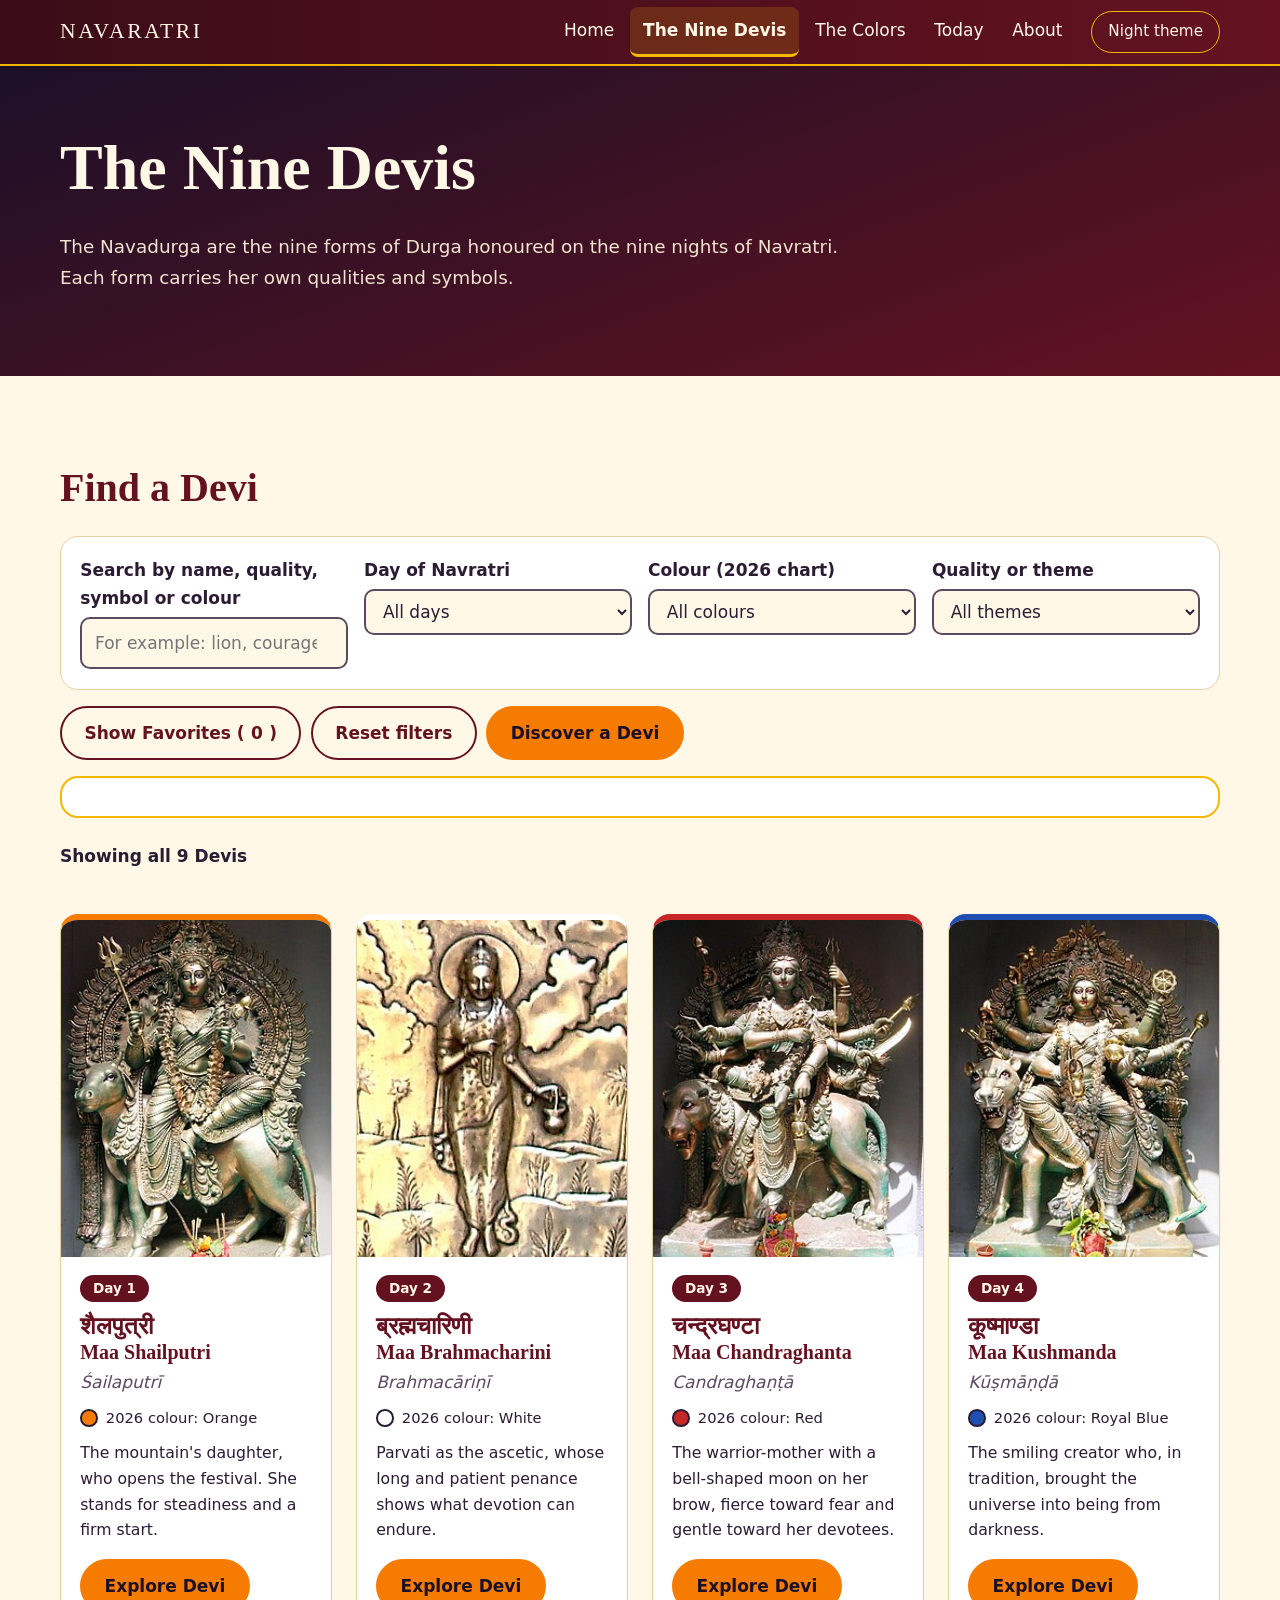
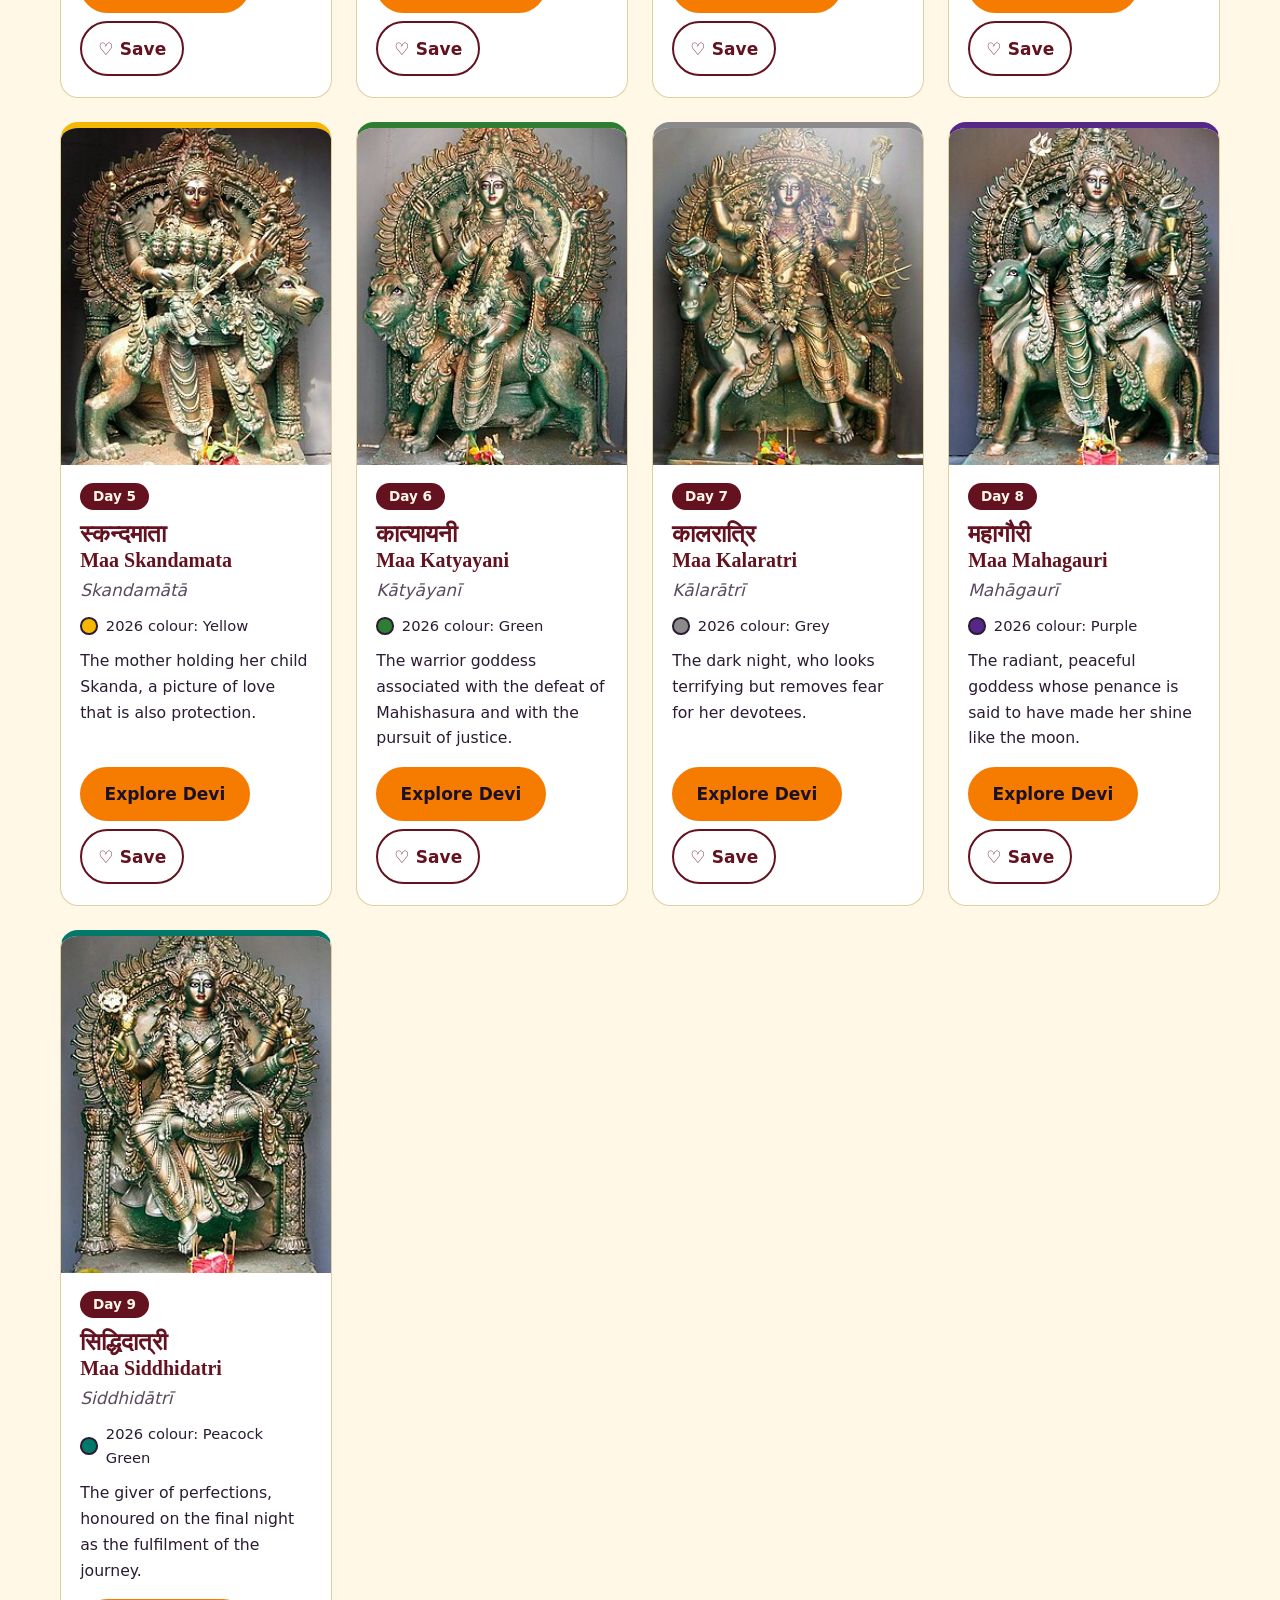
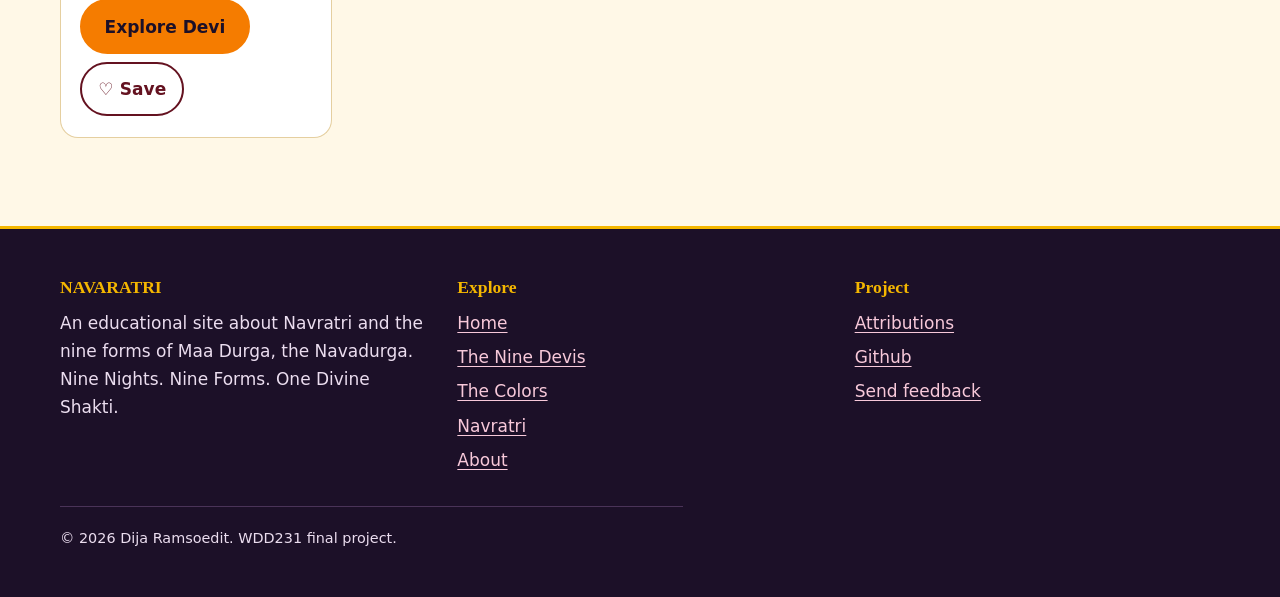
<file: devis.html>
<!DOCTYPE html>
<html lang="en">
<head>
  <meta charset="utf-8">
  <meta name="viewport" content="width=device-width, initial-scale=1">
  <title>The Nine Devis | NAVARATRI</title>
  <meta name="description" content="Search and explore the nine forms of Maa Durga, the Navadurga, by name, day, colour, symbols and qualities.">
  <meta name="author" content="Dija Ramsoedit">
  <meta name="theme-color" content="#641220">
  <meta property="og:title" content="The Nine Devis | NAVARATRI">
  <meta property="og:description" content="Search and explore the nine forms of Maa Durga, the Navadurga, by name, day, colour, symbols and qualities.">
  <meta property="og:type" content="website">
  <meta property="og:image" content="images/hero-mandala.svg">
  <link rel="icon" type="image/svg+xml" href="favicon.svg">
  <link rel="stylesheet" href="css/styles.css">
  <script>try{var t=localStorage.getItem("navaratri-theme");if(t==="night")document.documentElement.dataset.theme="night"}catch(e){}</script>
  <script type="module" src="js/main.js"></script>
</head>
<body data-page="devis">
<a class="skip-link" href="#main">Skip to main content</a>
<header class="site-header">
  <div class="container header-inner">
    <a class="brand" href="index.html" aria-label="NAVARATRI home"><alt="" width="36" height="36"><span>NAVARATRI</span></a>
    <div class="header-tools">
      <button class="theme-btn" id="theme-toggle" type="button" aria-pressed="false"><span class="theme-label">Night theme</span></button>
      <button class="nav-toggle" id="nav-toggle" type="button" aria-expanded="false" aria-controls="site-nav"><span class="toggle-label">Menu</span></button>
    </div>
    <nav id="site-nav" class="site-nav" aria-label="Main"><ul><li><a href="index.html">Home</a></li><li><a href="devis.html" aria-current="page">The Nine Devis</a></li><li><a href="colors.html">The Colors</a></li><li><a href="navratri.html">Today</a></li><li><a href="about.html">About</a></li></ul></nav>
  </div>
</header>
<main id="main">
<section class="page-hero"><div class="container"><h1>The Nine Devis</h1><p>The Navadurga are the nine forms of Durga honoured on the nine nights of Navratri. Each form carries her own qualities and symbols.</p></div></section>

<section class="section" aria-labelledby="explore-title">
  <div class="container">
    <h2 id="explore-title">Find a Devi</h2>
    <form id="filters-form" class="controls" role="search" aria-label="Search and filter Devis">
      <div class="field"><label for="search">Search by name, quality, symbol or colour</label><input id="search" type="search" autocomplete="off" placeholder="For example: lion, courage, white"></div>
      <div class="field"><label for="filter-day">Day of Navratri</label><select id="filter-day"><option value="all">All days</option></select></div>
      <div class="field"><label for="filter-color">Colour (2026 chart)</label><select id="filter-color"><option value="all">All colours</option></select></div>
      <div class="field"><label for="filter-theme">Quality or theme</label><select id="filter-theme"><option value="all">All themes</option></select></div>
    </form>
    <div class="toolbar">
      <button class="btn btn-ghost" id="fav-toggle" type="button" aria-pressed="false">Show Favorites (<span id="fav-count">0</span>)</button>
      <button class="btn btn-ghost" id="reset-filters" type="button">Reset filters</button>
      <button class="btn btn-primary" id="discover-btn" type="button">Discover a Devi</button>
    </div>
    <div id="discover-panel" class="discover-panel" tabindex="-1" aria-live="polite" hidden></div>
    <p id="result-count" class="status" role="status"></p>
    <p id="fav-status" class="status" role="status"></p>
    <p id="loading" class="status" role="status">Loading the Devis…</p>
<div id="error-state" class="error-box" role="alert" hidden><p id="error-message"></p><button class="btn btn-primary" id="retry-btn" type="button">Try again</button></div>
    <div id="empty-state" class="empty" hidden><p></p></div>
    <div id="devi-grid" class="card-grid"></div>
  </div>
</section>
</main>
<footer class="site-footer">
  <div class="container">
    <div class="footer-grid">
      <div><h2>NAVARATRI</h2><p>An educational site about Navratri and the nine forms of Maa Durga, the Navadurga. Nine Nights. Nine Forms. One Divine Shakti.</p></div>
      <div><h2>Explore</h2><ul><li><a href="index.html">Home</a></li><li><a href="devis.html">The Nine Devis</a></li><li><a href="colors.html">The Colors</a></li><li><a href="navratri.html">Navratri</a></li><li><a href="about.html">About</a></li></ul></div>
      <div><h2>Project</h2><ul><li><a href="attributions.html">Attributions</a></li><li><a href="https://github.com/D23RAM" data-video-link>Github</a></li><li><a href="about.html#feedback">Send feedback</a></li></ul></div>
    </div>
    <p class="copyright">&copy; 2026 Dija Ramsoedit. WDD231 final project.</p>
  </div>
</footer>
</body>
</html>
</file>
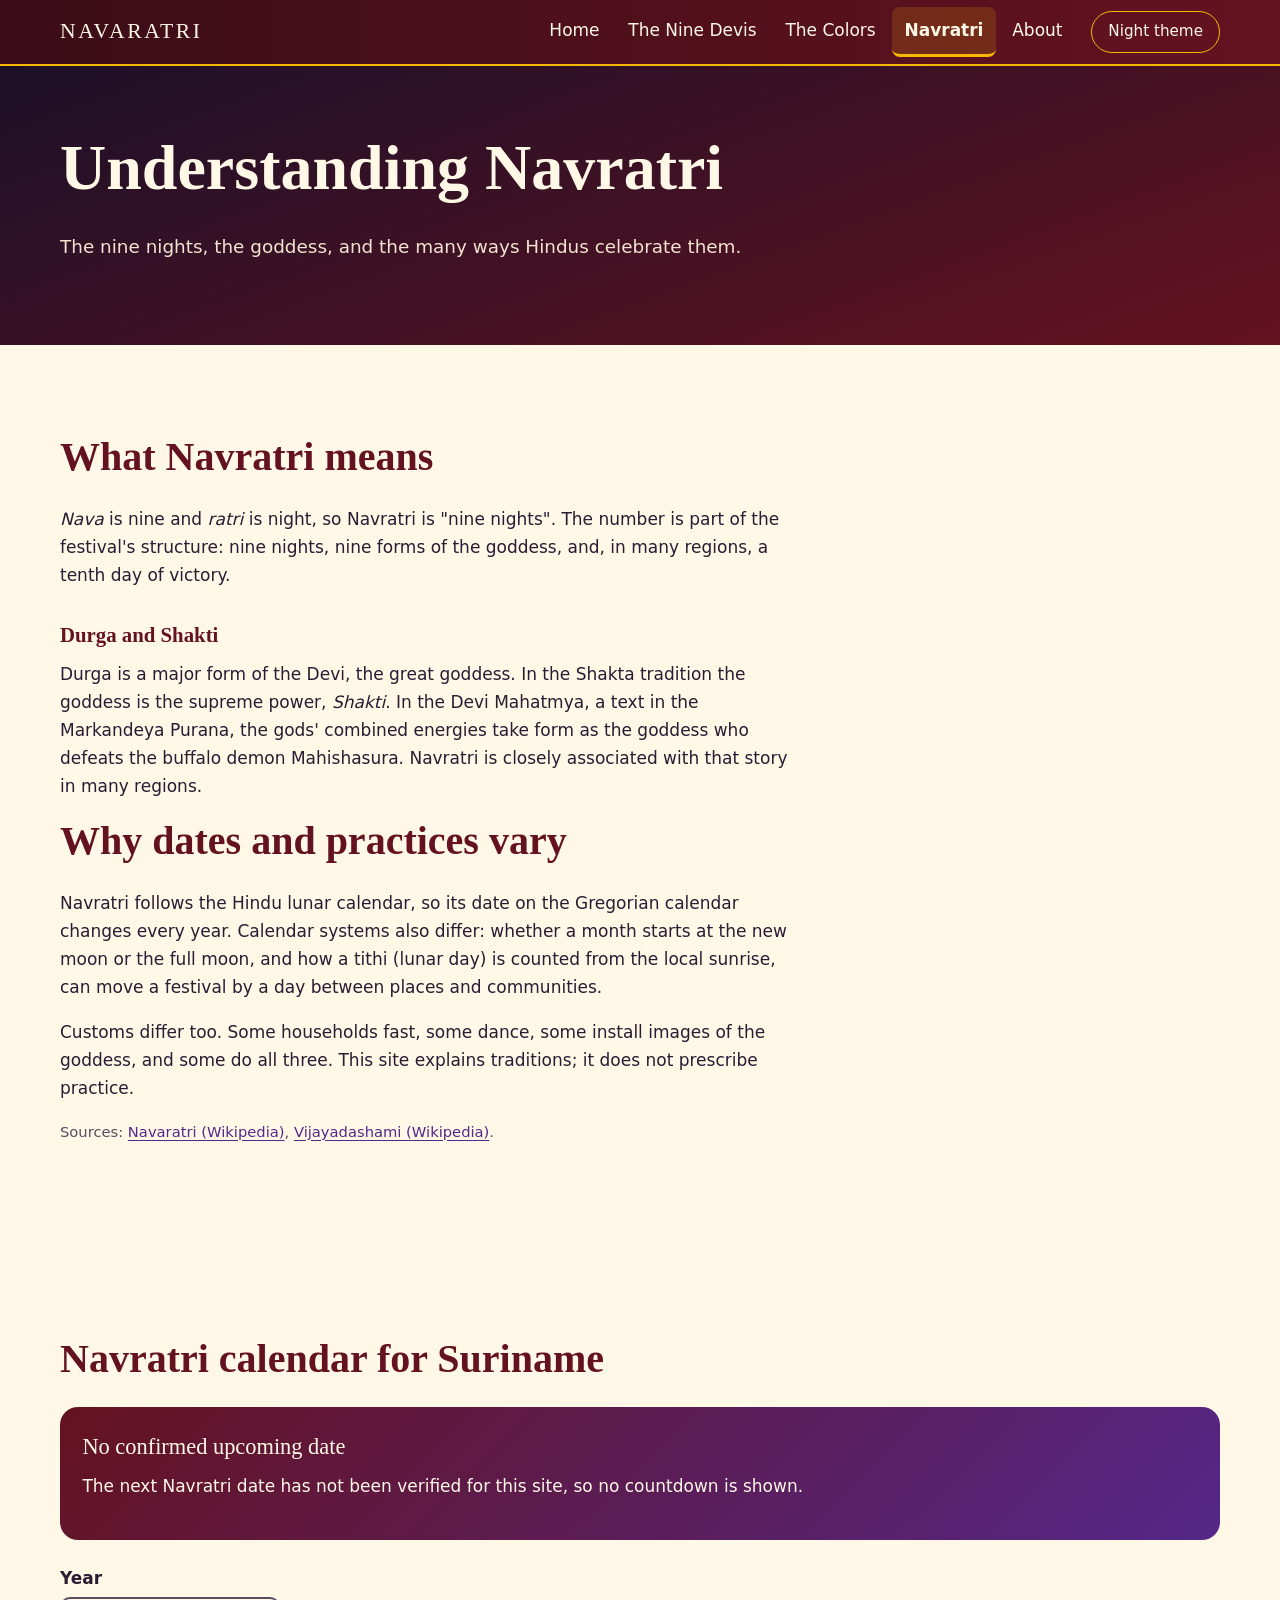
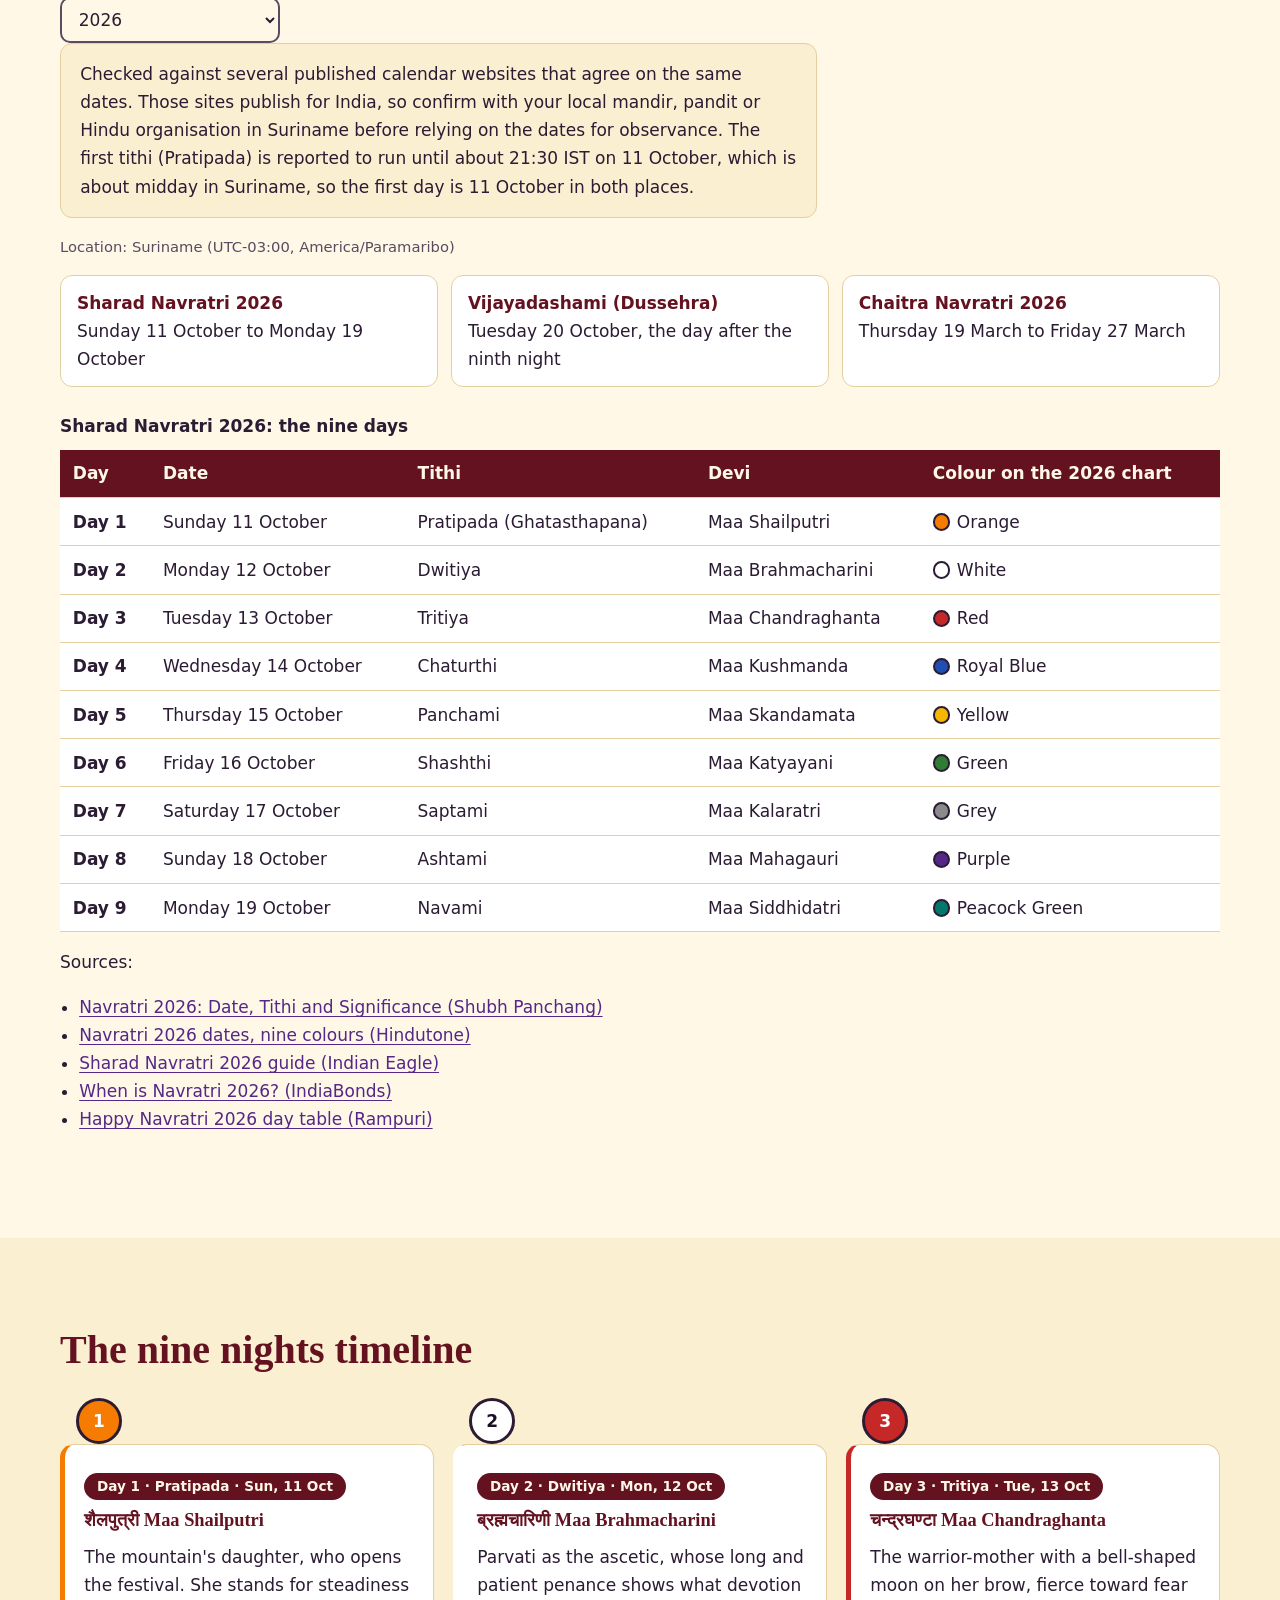
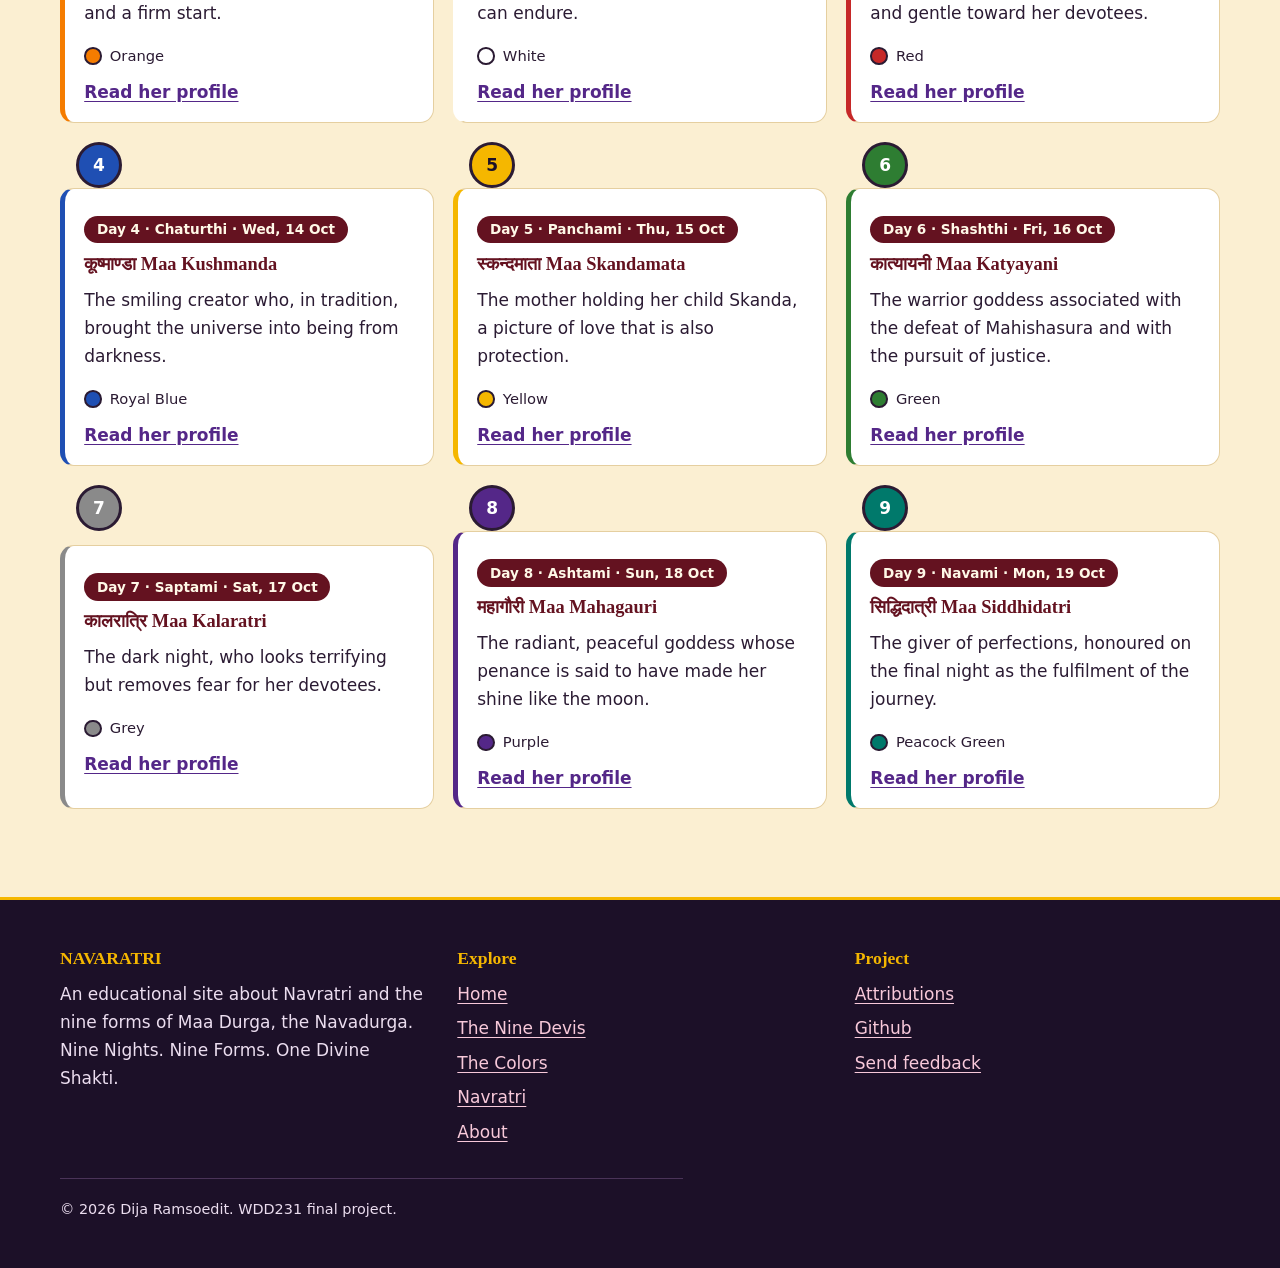
<file: navratri.html>
<!DOCTYPE html>
<html lang="en">
<head>
  <meta charset="utf-8">
  <meta name="viewport" content="width=device-width, initial-scale=1">
  <title>Understanding Navratri | NAVARATRI</title>
  <meta name="description" content="What Navratri means, how it is celebrated, the 2026 Suriname calendar, a nine-night timeline and a library of symbols.">
  <meta name="author" content="Dija Ramsoedit">
  <meta name="theme-color" content="#641220">
  <meta property="og:title" content="Understanding Navratri | NAVARATRI">
  <meta property="og:description" content="What Navratri means, how it is celebrated, the 2026 Suriname calendar, a nine-night timeline and a library of symbols.">
  <meta property="og:type" content="website">
  <meta property="og:image" content="images/hero-mandala.svg">
  <link rel="icon" type="image/svg+xml" href="favicon.svg">
  <link rel="stylesheet" href="css/styles.css">
  <script>try{var t=localStorage.getItem("navaratri-theme");if(t==="night")document.documentElement.dataset.theme="night"}catch(e){}</script>
  <script type="module" src="js/main.js"></script>
</head>
<body data-page="navratri">
<a class="skip-link" href="#main">Skip to main content</a>
<div class="progress" id="progress" aria-hidden="true"></div>
<header class="site-header">
  <div class="container header-inner">
    <a class="brand" href="index.html" aria-label="NAVARATRI home"><alt="" width="36" height="36"><span>NAVARATRI</span></a>
    <div class="header-tools">
      <button class="theme-btn" id="theme-toggle" type="button" aria-pressed="false"><span class="theme-label">Night theme</span></button>
      <button class="nav-toggle" id="nav-toggle" type="button" aria-expanded="false" aria-controls="site-nav"><span class="toggle-label">Menu</span></button>
    </div>
    <nav id="site-nav" class="site-nav" aria-label="Main"><ul><li><a href="index.html">Home</a></li><li><a href="devis.html">The Nine Devis</a></li><li><a href="colors.html">The Colors</a></li><li><a href="navratri.html" aria-current="page">Navratri</a></li><li><a href="about.html">About</a></li></ul></nav>
  </div>
</header>
<main id="main">
<section class="page-hero"><div class="container"><h1>Understanding Navratri</h1><p>The nine nights, the goddess, and the many ways Hindus celebrate them.</p></div></section>

<section class="section" aria-labelledby="meaning-title">
  <div class="container two-col">
    <div class="prose"><h2 id="meaning-title">What Navratri means</h2>
      <p><em>Nava</em> is nine and <em>ratri</em> is night, so Navratri is "nine nights". The number is part of the festival's structure: nine nights, nine forms of the goddess, and, in many regions, a tenth day of victory.</p>
      <h3>Durga and Shakti</h3>
      <p>Durga is a major form of the Devi, the great goddess. In the Shakta tradition the goddess is the supreme power, <em>Shakti</em>. In the Devi Mahatmya, a text in the Markandeya Purana, the gods' combined energies take form as the goddess who defeats the buffalo demon Mahishasura. Navratri is closely associated with that story in many regions.</p>
  
    <div class="prose"><h2>Why dates and practices vary</h2>
      <p>Navratri follows the Hindu lunar calendar, so its date on the Gregorian calendar changes every year. Calendar systems also differ: whether a month starts at the new moon or the full moon, and how a tithi (lunar day) is counted from the local sunrise, can move a festival by a day between places and communities.</p>
      <p>Customs differ too. Some households fast, some dance, some install images of the goddess, and some do all three. This site explains traditions; it does not prescribe practice.</p>
      <p class="note">Sources: <a href="https://en.wikipedia.org/wiki/Navaratri" target="_blank" rel="noopener noreferrer">Navaratri (Wikipedia)<span class="visually-hidden"> (opens in a new tab)</span></a>, <a href="https://en.wikipedia.org/wiki/Vijayadashami" target="_blank" rel="noopener noreferrer">Vijayadashami (Wikipedia)<span class="visually-hidden"> (opens in a new tab)</span></a>.</p></div>
  </div>
</section>



<section class="section" aria-labelledby="cal-title">
  <div class="container">
    <h2 id="cal-title">Navratri calendar for Suriname</h2>
    <div id="countdown" class="countdown" aria-live="polite"><p>Loading the festival status…</p></div>
    <div class="field narrow"><label for="year-select">Year</label><select id="year-select"></select></div>
    <div id="calendar-error" class="error-box" role="alert" hidden><p>The calendar could not be loaded.</p><button class="btn btn-primary" id="calendar-retry" type="button">Try again</button></div>
    <div id="calendar-output" aria-live="polite"></div>
  </div>
</section>

<section class="section alt" aria-labelledby="timeline-title">
  <div class="container">
    <h2 id="timeline-title">The nine nights timeline</h2>
    <div id="timeline-error" class="error-box" role="alert" hidden><p>The timeline could not be loaded.</p><button class="btn btn-primary" id="timeline-retry" type="button">Try again</button></div>
    <ol id="timeline" class="timeline"></ol>
  </div>
</section>




</main>
<footer class="site-footer">
  <div class="container">
    <div class="footer-grid">
      <div><h2>NAVARATRI</h2><p>An educational site about Navratri and the nine forms of Maa Durga, the Navadurga. Nine Nights. Nine Forms. One Divine Shakti.</p></div>
      <div><h2>Explore</h2><ul><li><a href="index.html">Home</a></li><li><a href="devis.html">The Nine Devis</a></li><li><a href="colors.html">The Colors</a></li><li><a href="navratri.html">Navratri</a></li><li><a href="about.html">About</a></li></ul></div>
      <div><h2>Project</h2><ul><li><a href="attributions.html">Attributions</a></li><li><a href="https://github.com/D23RAM" data-video-link>Github</a></li><li><a href="about.html#feedback">Send feedback</a></li></ul></div>
    </div>
    <p class="copyright">&copy; 2026 Dija Ramsoedit. WDD231 final project.</p>
  </div>
</footer>
</body>
</html>
</file>
<file: css/styles.css>
/* ==========================================================
   NAVARATRI - main stylesheet
   1 Design tokens  2 Base  3 Layout  4 Header/footer  5 Buttons
   6 Hero  7 Cards  8 Dialog  9 Controls  10 Colours  11 Timeline
   12 Misc  13 Motion and responsive
   ========================================================== */

/* 1. DESIGN TOKENS ---------------------------------------- */
:root {
  --saffron: #F57C00;
  --vermilion: #C62828;
  --maroon: #641220;
  --purple: #542788;
  --pink: #E75480;
  --gold: #F5B700;
  --ivory: #FFF8E7;
  --midnight: #1C1028;

  /* Theme colours (light = ivory) */
  --bg: var(--ivory);
  --surface: #FFFFFF;
  --surface-alt: #FBEFD2;
  --text: #2B1B33;
  --muted: #5B4A60;
  --heading: var(--maroon);
  --link: var(--purple);
  --border: #E5CFA0;
  --focus: #0B57D0;

  /* Type: system fonts only, so no font download is needed */
  --font-body: "Segoe UI", system-ui, -apple-system, "Helvetica Neue", Arial, sans-serif;
  --font-display: Georgia, "Iowan Old Style", "Palatino Linotype", "Times New Roman", serif;
  --font-deva: "Noto Serif Devanagari", "Nirmala UI", "Kohinoor Devanagari", "Devanagari Sangam MN", serif;

  --space: clamp(1rem, 2.5vw, 1.5rem);
  --section-space: clamp(3rem, 8vw, 5.5rem);
  --radius: 18px;
  --max: 1160px;
}

:root[data-theme="night"] {
  --bg: var(--midnight);
  --surface: #2A1740;
  --surface-alt: #3A1C3E;
  --text: #F6EBDD;
  --muted: #CDBBD0;
  --heading: var(--gold);
  --link: #F4A9C3;
  --border: #5A3A66;
  --focus: #8AB4F8;
}

/* 2. BASE -------------------------------------------------- */
*, *::before, *::after { box-sizing: border-box; }
html { scroll-behavior: smooth; -webkit-text-size-adjust: 100%; }
body {
  margin: 0;
  font-family: var(--font-body);
  font-size: 1.0625rem;
  line-height: 1.65;
  color: var(--text);
  background: var(--bg);
  overflow-x: hidden;
}
img { max-width: 100%; height: auto; display: block; }
h1, h2, h3 { font-family: var(--font-display); color: var(--heading); line-height: 1.2; margin: 0 0 .6em; text-wrap: balance; }
h1 { font-size: clamp(2.2rem, 6vw, 4rem); }
h2 { font-size: clamp(1.7rem, 4vw, 2.5rem); }
h3 { font-size: 1.3rem; }
p { margin: 0 0 1em; max-width: 68ch; }
a { color: var(--link); text-underline-offset: .2em; }
a:hover { text-decoration-thickness: 2px; }
:focus-visible { outline: 3px solid var(--focus); outline-offset: 3px; border-radius: 4px; }
.devanagari { font-family: var(--font-deva); font-weight: 600; }
.visually-hidden { position: absolute !important; width: 1px; height: 1px; overflow: hidden; clip: rect(0 0 0 0); white-space: nowrap; }
.skip-link { position: absolute; left: 1rem; top: -4rem; background: var(--gold); color: var(--midnight); padding: .6rem 1rem; z-index: 100; border-radius: 8px; }
.skip-link:focus { top: 1rem; }
.note { font-size: .92rem; color: var(--muted); }
.plain-list { padding-left: 1.2rem; margin: 0 0 1em; }
.hex { font-family: ui-monospace, Consolas, monospace; font-size: .9em; color: var(--muted); }

/* 3. LAYOUT ------------------------------------------------ */
.container { width: min(100% - 2 * var(--space), var(--max)); margin-inline: auto; }
.section { padding-block: var(--section-space); }
.section.alt { background: var(--surface-alt); }
.section-head { margin-bottom: 2rem; }
.section-head p { color: var(--muted); }
.two-col { display: grid; gap: 2rem; grid-template-columns: repeat(auto-fit, minmax(min(100%, 300px), 1fr)); align-items: start; }
.prose h3 { margin-top: 1.6em; }
.card-grid { display: grid; gap: 1.5rem; grid-template-columns: repeat(auto-fill, minmax(min(100%, 260px), 1fr)); list-style: none; padding: 0; margin: 0; }
.card-grid.compact { grid-template-columns: minmax(0, 300px); margin-block: 1.2rem; }

/* Ornamental divider: two gold lines with a small lotus between */
.ornament { display: flex; align-items: center; gap: 1rem; color: var(--gold); margin: 0 0 1.5rem; }
.ornament::before, .ornament::after { content: ""; flex: 1; height: 1px; background: linear-gradient(90deg, transparent, var(--gold)); max-width: 140px; }
.ornament::after { transform: scaleX(-1); }

/* 4. HEADER AND FOOTER ------------------------------------- */
.progress { position: fixed; top: 0; left: 0; height: 4px; width: 0; background: linear-gradient(90deg, var(--saffron), var(--pink)); z-index: 60; }
.site-header { position: sticky; top: 0; z-index: 50; background: linear-gradient(90deg, #3B0D18, var(--maroon)); color: var(--ivory); border-bottom: 2px solid var(--gold); }
.header-inner { display: flex; align-items: center; justify-content: space-between; gap: 1rem; min-height: 64px; flex-wrap: wrap; }
.brand { display: flex; align-items: center; gap: .6rem; color: var(--ivory); text-decoration: none; font-family: var(--font-display); font-size: 1.35rem; letter-spacing: .12em; }
.brand img { width: 36px; height: 36px; }
.brand-tag { display: none; }
.nav-toggle, .theme-btn { background: transparent; color: var(--ivory); border: 1px solid var(--gold); border-radius: 999px; padding: .45rem 1rem; font: inherit; font-size: .95rem; cursor: pointer; }
.nav-toggle:hover, .theme-btn:hover { background: rgba(245, 183, 0, .18); }
.site-header :focus-visible { outline-color: var(--gold); }
.site-nav { display: none; width: 100%; padding-bottom: 1rem; order: 3; }
.site-nav.is-open { display: block; }
.site-nav ul { list-style: none; margin: 0; padding: 0; display: grid; gap: .25rem; }
.site-nav a { display: block; padding: .6rem .8rem; color: var(--ivory); text-decoration: none; border-radius: 8px; border-bottom: 3px solid transparent; }
.site-nav a:hover { background: rgba(255, 248, 231, .12); }
.site-nav a[aria-current="page"] { border-bottom-color: var(--gold); background: rgba(245, 183, 0, .16); font-weight: 700; }
.header-tools { display: flex; gap: .5rem; order: 2; }

.site-footer { background: var(--midnight); color: #EBDDEF; padding-block: 3rem 2rem; border-top: 3px solid var(--gold); }
.site-footer a { color: #F8C9DA; }
.site-footer h2 { color: var(--gold); font-size: 1.1rem; }
.footer-grid { display: grid; gap: 2rem; grid-template-columns: repeat(auto-fit, minmax(min(100%, 220px), 1fr)); }
.footer-grid ul { list-style: none; padding: 0; margin: 0; display: grid; gap: .4rem; }
.copyright { border-top: 1px solid #4A3358; margin-top: 2rem; padding-top: 1.2rem; font-size: .9rem; }

/* 5. BUTTONS ----------------------------------------------- */
.btn { display: inline-flex; align-items: center; justify-content: center; gap: .4rem; padding: .7rem 1.4rem; border-radius: 999px; font: inherit; font-weight: 600; text-decoration: none; cursor: pointer; border: 2px solid transparent; transition: background-color .2s, transform .2s; min-height: 44px; }
.btn-primary { background: var(--saffron); color: #1C1028; border-color: var(--saffron); }
.btn-primary:hover { background: var(--gold); border-color: var(--gold); }
.btn-ghost { background: transparent; color: var(--heading); border-color: currentColor; }
.btn-ghost:hover { background: rgba(245, 183, 0, .2); }
.btn[aria-pressed="true"] { background: var(--maroon); color: var(--ivory); border-color: var(--maroon); }
:root[data-theme="night"] .btn[aria-pressed="true"] { background: var(--gold); color: var(--midnight); border-color: var(--gold); }
.text-link { font-weight: 600; }

/* 6. HERO -------------------------------------------------- */
.hero { background: radial-gradient(circle at 80% 30%, rgba(245, 124, 0, .45), transparent 55%), linear-gradient(160deg, var(--midnight), var(--maroon) 70%, #8A1C26); color: var(--ivory); padding-block: clamp(2.5rem, 7vw, 5rem); overflow: hidden; }
.hero-grid { display: grid; gap: 2.5rem; align-items: center; grid-template-columns: repeat(auto-fit, minmax(min(100%, 320px), 1fr)); }
.hero h1 { color: var(--ivory); }
.hero .lead { font-size: 1.2rem; color: #F3E3D0; }
.hero .devanagari-title { font-family: var(--font-deva); color: var(--gold); font-size: 1.4rem; margin-bottom: .5rem; }
.hero-actions { display: flex; flex-wrap: wrap; gap: .8rem; margin-top: 1.5rem; }
.hero .btn-ghost { color: var(--ivory); }
.hero-figure { margin: 0; justify-self: center; width: min(100%, 460px); border-radius: 50%; box-shadow: 0 0 0 4px var(--gold), 0 0 80px rgba(245, 183, 0, .35); overflow: hidden; aspect-ratio: 1; }
.hero-figure img { width: 100%; height: 100%; }
.page-hero { background: linear-gradient(160deg, var(--midnight), var(--maroon)); color: var(--ivory); padding-block: clamp(2rem, 6vw, 4rem); }
.page-hero h1 { color: var(--ivory); margin-bottom: .4em; }
.page-hero p { color: #F3E3D0; font-size: 1.15rem; }

/* 7. CARDS ------------------------------------------------- */
.devi-card { --devi-color: var(--gold); --devi-ink: #1C1028; display: flex; flex-direction: column; background: var(--surface); border: 1px solid var(--border); border-top: 6px solid var(--devi-color); border-radius: var(--radius); overflow: hidden; transition: transform .25s, box-shadow .25s; }
.devi-card:hover { transform: translateY(-4px); box-shadow: 0 12px 30px rgba(100, 18, 32, .18); }
.card-media { background: var(--midnight); }
.card-media img { width: 100%; aspect-ratio: 4 / 5; object-fit: cover; }
.card-body { padding: 1.1rem 1.2rem 1.3rem; display: flex; flex-direction: column; flex: 1; }
.day-badge { display: inline-block; align-self: flex-start; background: var(--maroon); color: var(--ivory); padding: .15rem .8rem; border-radius: 999px; font-size: .85rem; font-weight: 600; margin-bottom: .6rem; }
:root[data-theme="night"] .day-badge { background: var(--gold); color: var(--midnight); }
.card-title { display: grid; font-size: 1.25rem; margin-bottom: .2em; }
.card-title .devanagari { font-size: 1.5rem; }
.translit { color: var(--muted); font-style: italic; margin-bottom: .6rem; }
.color-tag { display: flex; align-items: center; gap: .5rem; font-size: .92rem; margin-bottom: .6rem; }
.swatch { display: inline-block; width: 1.1rem; height: 1.1rem; border-radius: 50%; background: var(--devi-color); border: 2px solid var(--text); margin-right: .4rem; vertical-align: -3px; flex: none; }
.color-tag .swatch { margin-right: 0; }
.card-text { flex: 1; font-size: .98rem; }
.card-actions { display: flex; flex-wrap: wrap; gap: .5rem; }
.fav-btn { padding-inline: 1rem; }

/* 8. DIALOG ------------------------------------------------ */
.dialog { width: min(100% - 1.5rem, 860px); max-height: 92vh; overflow-y: auto; padding: clamp(1rem, 3vw, 2rem); border: 3px solid var(--gold); border-radius: var(--radius); background: var(--surface); color: var(--text); }
.dialog::backdrop { background: rgba(28, 16, 40, .8); }
.dialog-head { display: flex; justify-content: space-between; align-items: center; gap: 1rem; position: sticky; top: calc(-1 * clamp(1rem, 3vw, 2rem)); background: var(--surface); padding-block: .5rem; z-index: 2; }
.dialog-grid { display: grid; gap: 1.5rem; grid-template-columns: repeat(auto-fit, minmax(min(100%, 260px), 1fr)); margin-bottom: 1rem; }
.dialog-figure { margin: 0; --devi-color: var(--gold); }
.dialog-figure img { border-radius: 12px; width: 100%; }
.dialog-figure figcaption { font-size: .9rem; margin-top: .5rem; color: var(--muted); }
.dialog h3 { margin-top: 1.4em; }
.symbol-list div { padding: .6rem 0; border-bottom: 1px solid var(--border); }
.symbol-list dt { font-weight: 700; color: var(--heading); }
.symbol-list dd { margin: 0; }
.mantra { margin: 0 0 1rem; padding: 1rem 1.2rem; border-left: 5px solid var(--saffron); background: var(--surface-alt); border-radius: 0 12px 12px 0; }
.mantra .devanagari { font-size: 1.5rem; margin-bottom: .3rem; }
.mantra p { margin-bottom: .4rem; }
body.modal-open { overflow: hidden; }

/* 9. CONTROLS AND STATUS ----------------------------------- */
.controls { display: grid; gap: 1rem; grid-template-columns: repeat(auto-fit, minmax(min(100%, 200px), 1fr)); background: var(--surface); border: 1px solid var(--border); border-radius: var(--radius); padding: 1.2rem; margin-bottom: 1rem; }
.field { display: flex; flex-direction: column; gap: .3rem; }
.field label { font-weight: 600; }
input, select, textarea { font: inherit; padding: .65rem .8rem; border: 2px solid var(--muted); border-radius: 10px; background: var(--bg); color: var(--text); width: 100%; min-height: 44px; }
textarea { min-height: 8rem; resize: vertical; }
.toolbar { display: flex; flex-wrap: wrap; gap: .6rem; align-items: center; margin-bottom: 1rem; }
.status { min-height: 1.6em; font-weight: 600; margin-bottom: .5rem; }
.notice, .error-box, .empty { border-radius: 12px; padding: 1rem 1.2rem; background: var(--surface-alt); border: 1px solid var(--border); max-width: 70ch; }
.error-box { border-color: var(--vermilion); border-width: 2px; }
.error-box p { margin-bottom: .6rem; }
.discover-panel { display: grid; gap: 1.5rem; grid-template-columns: minmax(0, 220px) 1fr; align-items: center; background: var(--surface); border: 2px solid var(--gold); border-radius: var(--radius); padding: 1.2rem; margin-bottom: 1.5rem; }
.discover-media img { border-radius: 12px; }
#form-errors { border: 2px solid var(--vermilion); border-radius: 12px; padding: 1rem; margin-bottom: 1rem; background: var(--surface-alt); }
.feedback-form { display: grid; gap: 1rem; max-width: 560px; }
.results-list { display: grid; gap: .3rem 1rem; grid-template-columns: max-content 1fr; background: var(--surface); border: 1px solid var(--border); border-radius: var(--radius); padding: 1.2rem; }
.results-list dt { font-weight: 700; color: var(--heading); }
.results-list dd { margin: 0; overflow-wrap: anywhere; white-space: pre-wrap; }

/* 10. COLOURS ---------------------------------------------- */
.chips { display: flex; flex-wrap: wrap; gap: .6rem; list-style: none; padding: 0; margin: 0 0 1.2rem; }
.chip { display: inline-flex; align-items: center; gap: .5rem; padding: .45rem 1rem .45rem .5rem; border: 2px solid var(--muted); border-radius: 999px; background: var(--surface); color: var(--text); font: inherit; cursor: pointer; min-height: 44px; }
.chip-swatch { width: 1.7rem; height: 1.7rem; border-radius: 50%; background: var(--chip); border: 2px solid var(--text); }
.chip[aria-pressed="true"] { border-color: var(--heading); box-shadow: 0 0 0 3px var(--gold); font-weight: 700; }
.chip[aria-pressed="true"]::after { content: "Selected"; font-size: .8rem; color: var(--muted); }
.detail-panel { background: var(--surface); border: 1px solid var(--border); border-left: 6px solid var(--saffron); border-radius: var(--radius); padding: 1.2rem 1.4rem; max-width: 760px; }
.detail-lead { font-weight: 600; }
.color-explorer-grid { display: grid; gap: 2rem; grid-template-columns: repeat(auto-fit, minmax(min(100%, 320px), 1fr)); align-items: start; }

.wheel { --r: min(128px, 30vw); position: relative; width: calc(var(--r) * 2 + 76px); height: calc(var(--r) * 2 + 76px); margin: 0 auto; border-radius: 50%; background: radial-gradient(circle, var(--surface-alt) 55%, transparent 56%); }
.wheel-btn { --swatch-ink: #fff; position: absolute; left: 50%; top: 50%; width: 56px; height: 56px; margin: -28px 0 0 -28px; border-radius: 50%; border: 3px solid var(--text); background: var(--swatch); color: var(--swatch-ink); font: inherit; font-weight: 700; font-size: 1.1rem; cursor: pointer;
  transform: rotate(calc(var(--i) * 40deg - 90deg)) translate(var(--r)) rotate(calc(var(--i) * -40deg + 90deg)); transition: box-shadow .2s; }
.wheel-btn:hover { box-shadow: 0 0 0 4px var(--gold); }
.wheel-btn.is-selected { box-shadow: 0 0 0 5px var(--gold), 0 0 0 8px var(--maroon); }
.wheel-center { position: absolute; inset: 50% auto auto 50%; transform: translate(-50%, -50%); width: calc(var(--r) * 1.2); text-align: center; font-family: var(--font-display); font-size: 1.1rem; color: var(--heading); line-height: 1.2; }
.color-card { list-style: none; background: var(--surface); border: 2px solid var(--border); border-radius: var(--radius); overflow: hidden; }
.color-card.is-selected { border-color: var(--heading); box-shadow: 0 0 0 4px var(--gold); }
.color-swatch { background: var(--swatch); color: var(--swatch-ink); min-height: 110px; display: flex; align-items: flex-end; padding: .8rem 1rem; font-family: var(--font-display); font-size: 1.4rem; border-bottom: 2px solid var(--border); }
.color-info { padding: 1rem; }
.color-info p { margin-bottom: .5rem; }

/* 11. TIMELINE, TABLES, SYMBOLS ---------------------------- */
.timeline { list-style: none; margin: 0; padding: 0; display: grid; gap: 1.2rem; position: relative; }
.timeline::before { content: ""; position: absolute; left: 22px; top: 0; bottom: 0; width: 3px; background: linear-gradient(var(--saffron), var(--pink), var(--purple)); }
.timeline-item { --devi-color: var(--gold); display: grid; grid-template-columns: 48px 1fr; gap: 1rem; position: relative; }
.timeline-marker { width: 46px; height: 46px; border-radius: 50%; background: var(--devi-color); color: var(--devi-ink, #1C1028); border: 3px solid var(--text); display: grid; place-items: center; font-weight: 800; z-index: 1; }
.timeline-card { background: var(--surface); border: 1px solid var(--border); border-left: 5px solid var(--devi-color); border-radius: 14px; padding: 1rem 1.2rem; }
.timeline-card h3 { font-size: 1.15rem; }
.countdown { background: linear-gradient(135deg, var(--maroon), var(--purple)); color: var(--ivory); border-radius: var(--radius); padding: 1.4rem; margin-bottom: 1.5rem; }
.countdown a { color: var(--gold); }
.countdown-title { font-family: var(--font-display); font-size: 1.4rem; margin-bottom: .4rem; }
.countdown-digits span { display: inline-block; margin-right: 1rem; font-size: 1.3rem; font-weight: 700; }
.table-wrap { overflow-x: auto; margin-bottom: 1rem; }
table { border-collapse: collapse; width: 100%; min-width: 560px; background: var(--surface); }
caption { text-align: left; font-weight: 700; padding: .6rem 0; }
th, td { text-align: left; padding: .6rem .8rem; border-bottom: 1px solid var(--border); }
thead th { background: var(--maroon); color: var(--ivory); }
.date-summary { display: grid; gap: .8rem; grid-template-columns: repeat(auto-fit, minmax(min(100%, 240px), 1fr)); margin: 1rem 0; }
.date-summary div { background: var(--surface); border: 1px solid var(--border); border-radius: 12px; padding: .8rem 1rem; }
.date-summary dt { font-weight: 700; color: var(--heading); }
.date-summary dd { margin: 0; }
.symbol-grid { display: grid; gap: 1rem; grid-template-columns: repeat(auto-fill, minmax(min(100%, 280px), 1fr)); list-style: none; padding: 0; margin: 0; }
.symbol-card { background: var(--surface); border: 1px solid var(--border); border-radius: 14px; padding: 1.1rem 1.2rem; }
.symbol-card h3 { font-size: 1.15rem; }
.chip-label { display: inline-block; background: var(--surface-alt); border: 1px solid var(--border); border-radius: 999px; padding: .1rem .7rem; font-size: .85rem; margin-bottom: .5rem; }
.arc-grid { display: grid; gap: 1.2rem; grid-template-columns: repeat(auto-fit, minmax(min(100%, 260px), 1fr)); }
.arc { background: var(--surface); border-top: 5px solid var(--saffron); border-radius: 14px; padding: 1.2rem; border-inline: 1px solid var(--border); border-bottom: 1px solid var(--border); }
.arc:nth-child(2) { border-top-color: var(--pink); }
.arc:nth-child(3) { border-top-color: var(--purple); }
.cta { text-align: center; background: linear-gradient(160deg, var(--maroon), var(--purple)); color: var(--ivory); }
.cta h2 { color: var(--gold); }
.cta p { margin-inline: auto; }

/* 12. MOTION AND RESPONSIVE -------------------------------- */
/* One orchestrated entrance: the hero only */
@media (prefers-reduced-motion: no-preference) {
  .hero-grid > * { animation: rise .8s ease both; }
  .hero-figure { animation-delay: .15s; }
  @keyframes rise { from { opacity: 0; transform: translateY(18px); } to { opacity: 1; transform: none; } }
}
@media (prefers-reduced-motion: reduce) {
  html { scroll-behavior: auto; }
  *, *::before, *::after { transition: none !important; animation: none !important; }
}

@media (min-width: 860px) {
  .nav-toggle { display: none; }
  .site-nav { display: block; width: auto; padding: 0; order: 2; margin-left: auto; }
  .site-nav ul { display: flex; gap: .2rem; }
  .header-tools { order: 3; }
  .brand-tag { display: block; font-size: .72rem; letter-spacing: 0; color: var(--gold); font-family: var(--font-body); }
  /* Horizontal timeline on wide screens */
  .timeline { grid-template-columns: repeat(3, 1fr); }
  .timeline::before { display: none; }
  .timeline-item { grid-template-columns: 1fr; }
  .timeline-marker { margin-bottom: -1rem; margin-left: 1rem; }
  .timeline-card { padding-top: 1.6rem; }
}
@media (max-width: 560px) {
  .discover-panel { grid-template-columns: 1fr; }
  .discover-media { max-width: 200px; }
  .results-list { grid-template-columns: 1fr; }
  .brand { font-size: 1.1rem; letter-spacing: .08em; }
}
.narrow { max-width: 220px; }
</file>
